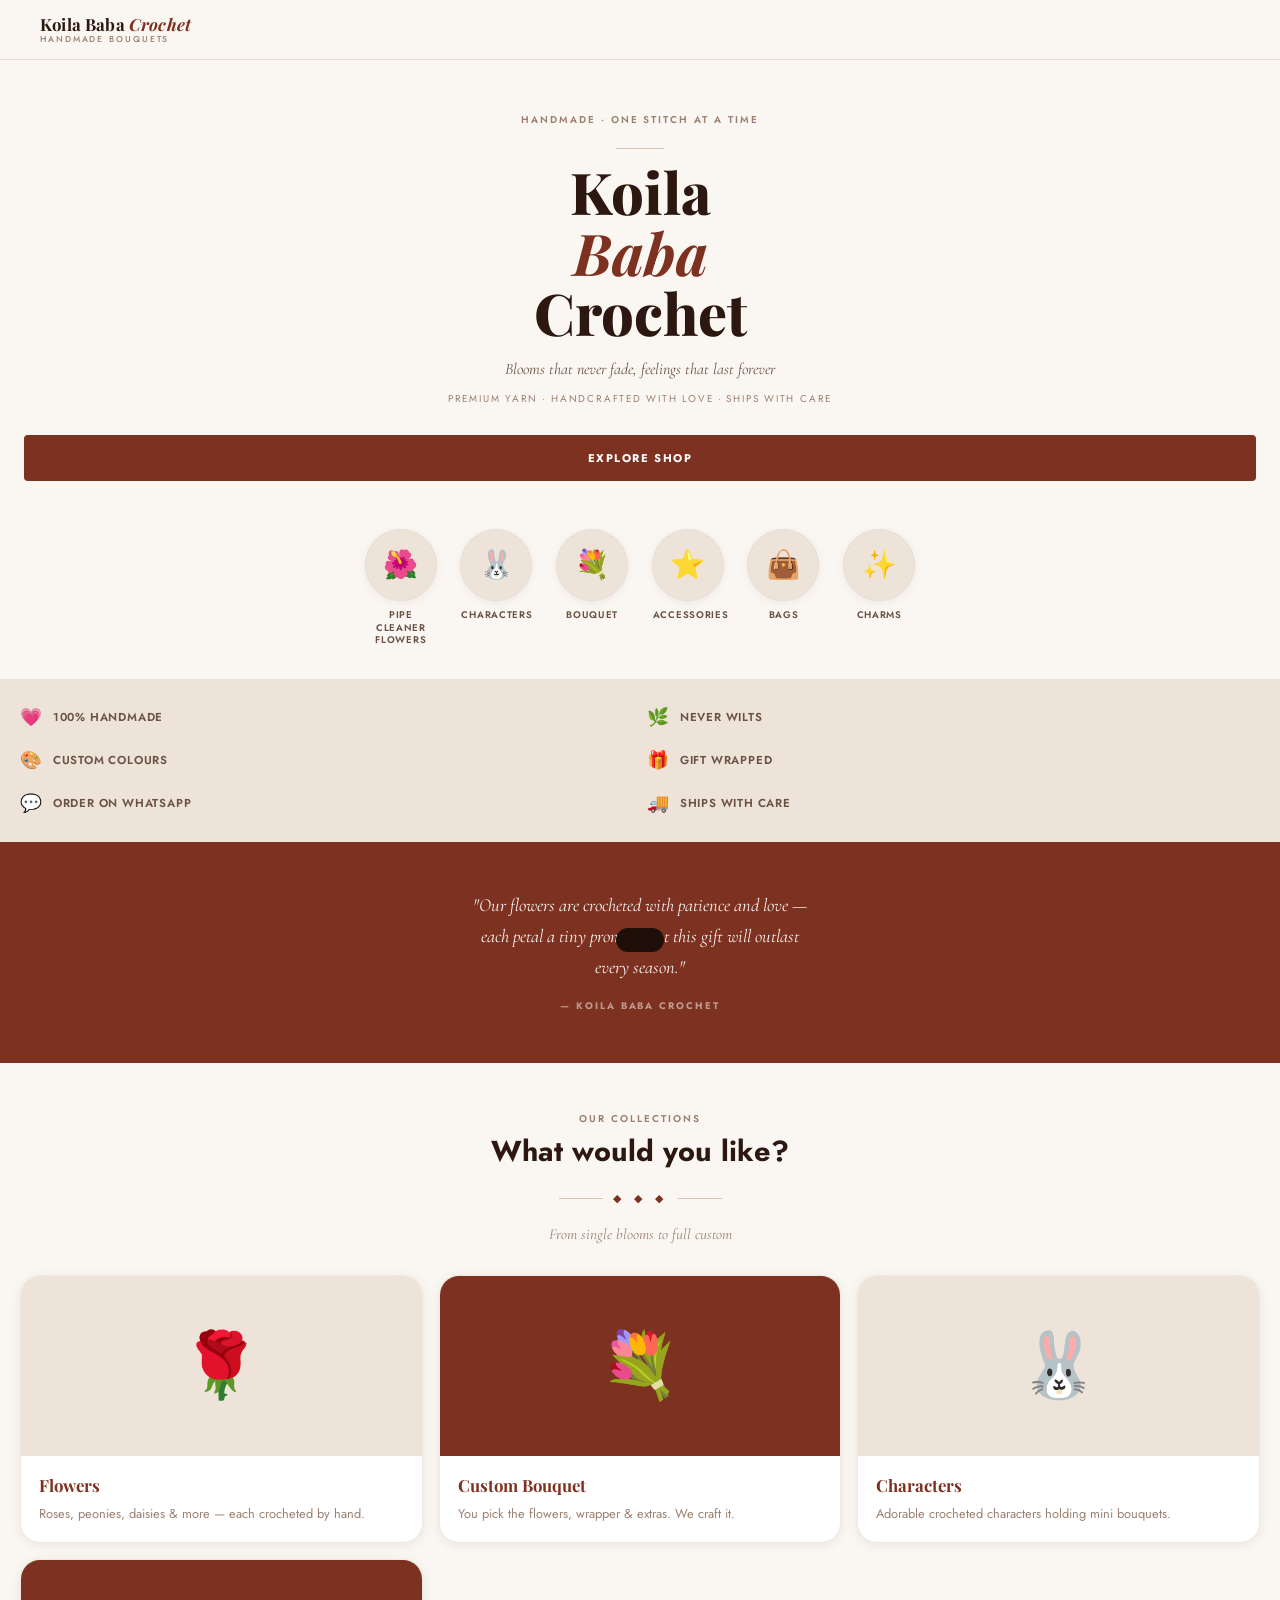
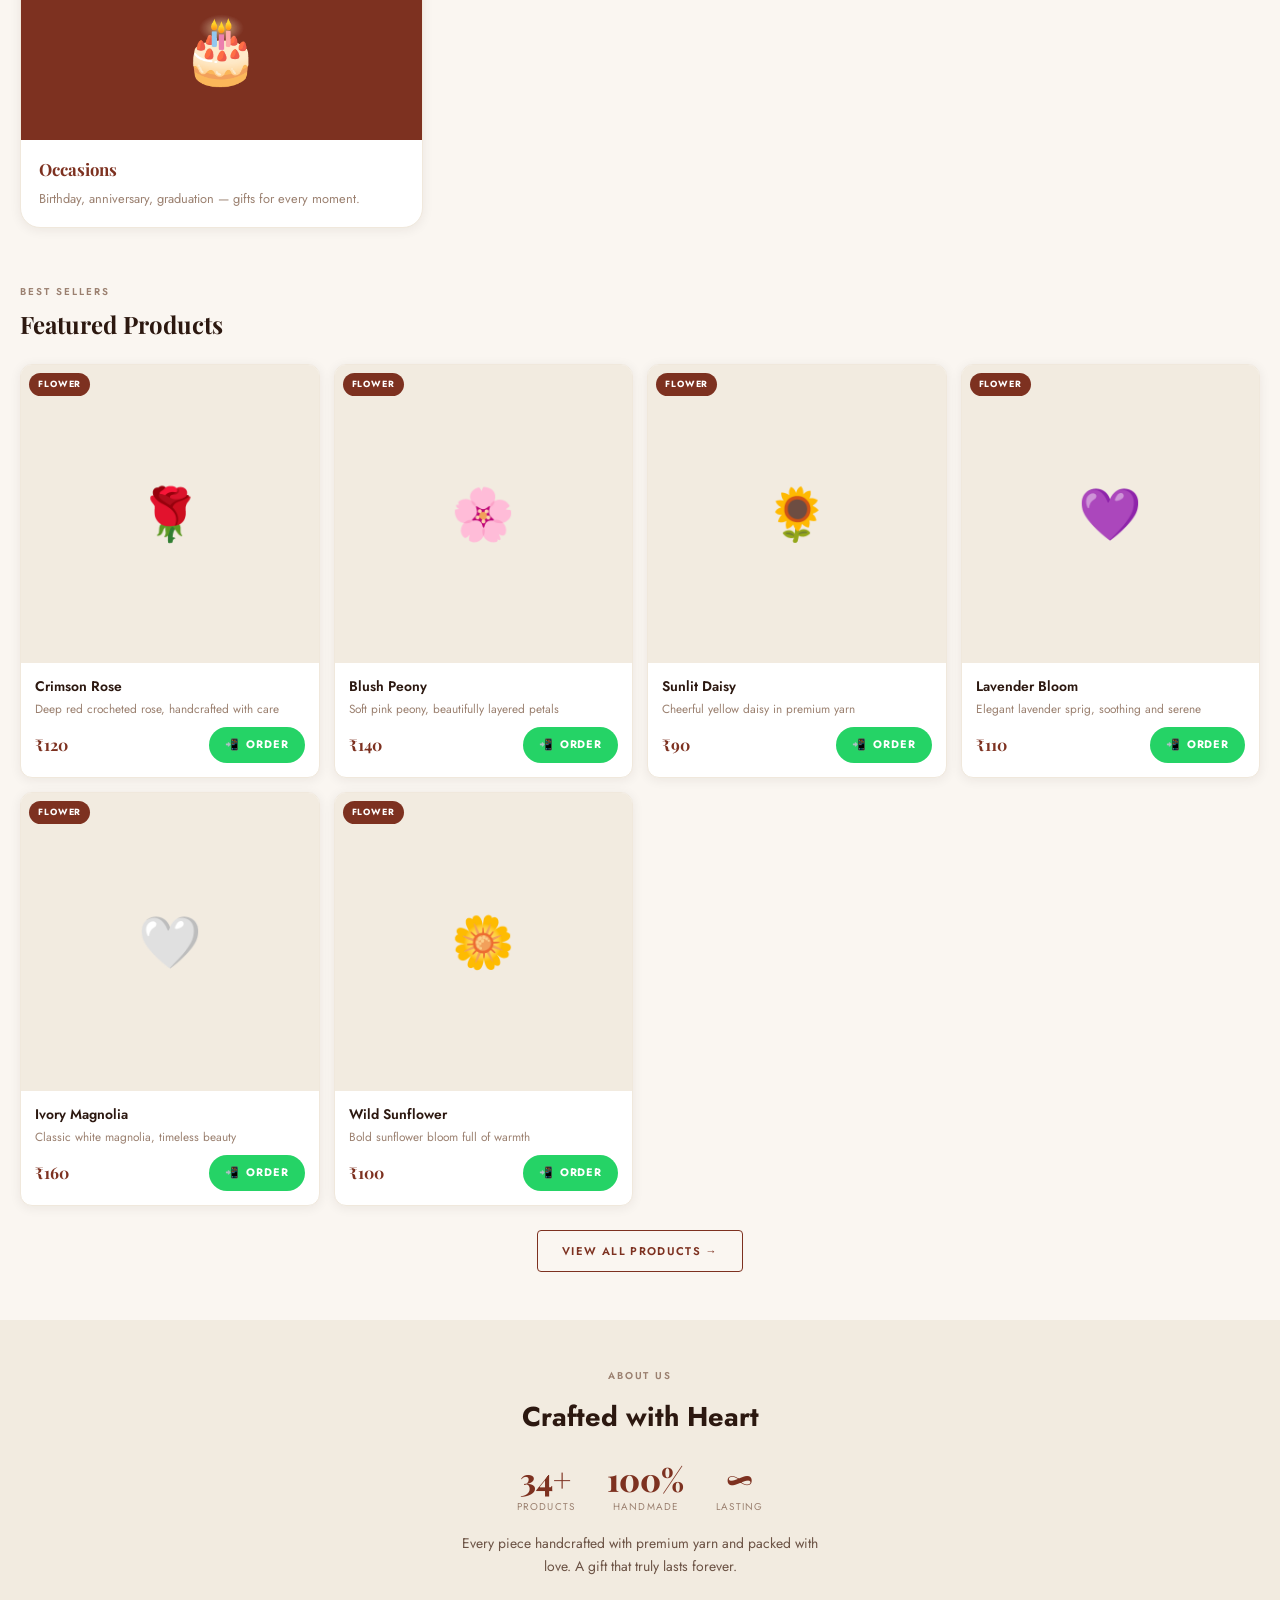
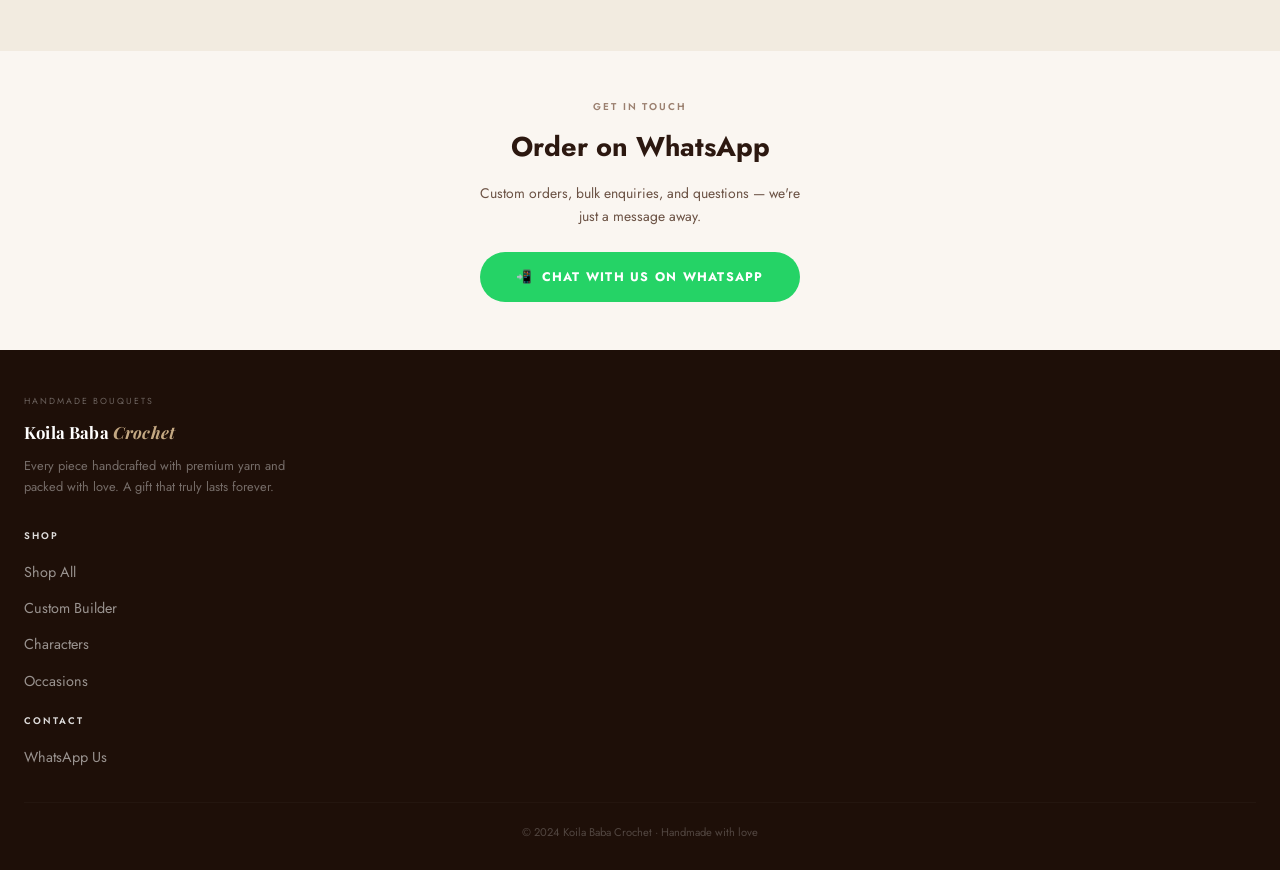
<file: index.html>
<!DOCTYPE html>
<html lang="en">
<head>
  <meta charset="UTF-8" />
  <meta name="viewport" content="width=device-width, initial-scale=1.0" />
  <title>Koila Baba Crochet — Handmade Bouquets</title>
  <meta name="description" content="Premium handcrafted crochet bouquets. Blooms that never fade, feelings that last forever." />
  <link rel="preconnect" href="https://fonts.googleapis.com" />
  <link href="https://fonts.googleapis.com/css2?family=Playfair+Display:ital,wght@0,600;0,700;0,800;1,600;1,700&family=Jost:wght@300;400;500;600;700&family=Cormorant+Garamond:ital,wght@1,400;1,500&display=swap" rel="stylesheet" />
  <link rel="stylesheet" href="style.css" />
  <style>
    .hero-line{height:1px;background:#D4C4B0;width:48px;display:inline-block;margin:0 8px;vertical-align:middle}
    .hero-divider-row{display:flex;align-items:center;justify-content:center;margin:18px 0 12px}
    .about-stat-row{display:flex;justify-content:center;gap:32px;margin:24px 0 16px}
    .about-stat{text-align:center}
    .about-stat-num{font-family:'Playfair Display',serif;font-size:2rem;font-weight:800;color:#7D3120;line-height:1}
    .about-stat-lbl{font-size:.62rem;letter-spacing:.12em;text-transform:uppercase;color:#9B8070;margin-top:4px}
  </style>
</head>
<body>

<!-- NAVBAR -->
<nav class="navbar">
  <a href="index.html" class="navbar-brand">
    <div class="brand-name">Koila Baba <span>Crochet</span></div>
    <div class="brand-tagline">Handmade Bouquets</div>
  </a>
  <button class="navbar-toggle" id="menuToggle" aria-label="Menu">
    <span></span><span></span><span></span>
  </button>
</nav>
<div class="mobile-menu" id="mobileMenu">
  <a href="index.html">Home</a>
  <a href="shop.html">Shop</a>
  <a href="flowers.html">Build a Bouquet</a>
  <a href="shop.html?cat=characters">Characters</a>
  <a href="shop.html?cat=occasions">Occasions</a>
  <a href="https://wa.me/918638733586?text=Hi!%20I%20want%20to%20order%20a%20crochet%20bouquet." target="_blank" class="menu-whatsapp">📲 Order on WhatsApp</a>
</div>

<!-- HERO -->
<section class="hero">
  <div class="section-label">Handmade · One Stitch at a Time</div>
  <div class="hero-divider-row"><span class="hero-line"></span></div>
  <h1 class="hero-title">
    Koila<br>
    <span class="italic">Baba</span><br>
    Crochet
  </h1>
  <p class="hero-tagline">Blooms that never fade, feelings that last forever</p>
  <div class="hero-meta">
    <span>Premium Yarn</span>·<span>Handcrafted with Love</span>·<span>Ships with Care</span>
  </div>
  <button class="btn-primary" onclick="window.location.href='shop.html'">Explore Shop</button>
</section>

<!-- CATEGORY CIRCLES -->
<div class="category-circles">
  <div class="cat-circle" onclick="window.location.href='shop.html?cat=pipe-cleaner'">
    <div class="cat-circle-icon">🌺</div>
    <span class="cat-circle-label">Pipe Cleaner Flowers</span>
  </div>
  <div class="cat-circle" onclick="window.location.href='shop.html?cat=characters'">
    <div class="cat-circle-icon">🐰</div>
    <span class="cat-circle-label">Characters</span>
  </div>
  <div class="cat-circle" onclick="window.location.href='shop.html?cat=bouquet'">
    <div class="cat-circle-icon">💐</div>
    <span class="cat-circle-label">Bouquet</span>
  </div>
  <div class="cat-circle" onclick="window.location.href='shop.html?cat=accessories'">
    <div class="cat-circle-icon">⭐</div>
    <span class="cat-circle-label">Accessories</span>
  </div>
  <div class="cat-circle" onclick="window.location.href='shop.html?cat=bags'">
    <div class="cat-circle-icon">👜</div>
    <span class="cat-circle-label">Bags</span>
  </div>
  <div class="cat-circle" onclick="window.location.href='shop.html?cat=charms'">
    <div class="cat-circle-icon">✨</div>
    <span class="cat-circle-label">Charms</span>
  </div>
</div>

<!-- FEATURES STRIP -->
<div class="features-strip">
  <div class="features-grid">
    <div class="feature-item"><span class="fi">💗</span> 100% Handmade</div>
    <div class="feature-item"><span class="fi">🌿</span> Never Wilts</div>
    <div class="feature-item"><span class="fi">🎨</span> Custom Colours</div>
    <div class="feature-item"><span class="fi">🎁</span> Gift Wrapped</div>
    <div class="feature-item"><span class="fi">💬</span> Order on WhatsApp</div>
    <div class="feature-item"><span class="fi">🚚</span> Ships with Care</div>
  </div>
</div>

<!-- QUOTE -->
<div class="quote-section">
  <p class="quote-text">"Our flowers are crocheted with patience and love — each petal a tiny promise that this gift will outlast every season."</p>
  <p class="quote-author">— Koila Baba Crochet</p>
</div>

<!-- COLLECTIONS -->
<section class="collections-section">
  <div class="section-header section-center">
    <div class="section-label">Our Collections</div>
    <h2>What would you like?</h2>
    <div class="divider"><span class="divider-icon">◆ ◆ ◆</span></div>
    <p style="font-family:'Cormorant Garamond',serif;font-style:italic;font-size:.95rem;color:#9B8070">From single blooms to full custom</p>
  </div>
  <div class="collections-grid">
    <div class="collection-card" onclick="window.location.href='shop.html?cat=flowers'">
      <div class="collection-card-image bg-beige">🌹</div>
      <div class="collection-card-body"><h3>Flowers</h3><p>Roses, peonies, daisies &amp; more — each crocheted by hand.</p></div>
    </div>
    <div class="collection-card" onclick="window.location.href='flowers.html'">
      <div class="collection-card-image bg-rust">💐</div>
      <div class="collection-card-body"><h3>Custom Bouquet</h3><p>You pick the flowers, wrapper &amp; extras. We craft it.</p></div>
    </div>
    <div class="collection-card" onclick="window.location.href='shop.html?cat=characters'">
      <div class="collection-card-image bg-beige">🐰</div>
      <div class="collection-card-body"><h3>Characters</h3><p>Adorable crocheted characters holding mini bouquets.</p></div>
    </div>
    <div class="collection-card" onclick="window.location.href='shop.html?cat=occasions'">
      <div class="collection-card-image bg-rust">🎂</div>
      <div class="collection-card-body"><h3>Occasions</h3><p>Birthday, anniversary, graduation — gifts for every moment.</p></div>
    </div>
  </div>
</section>

<!-- FEATURED PRODUCTS -->
<section class="products-section">
  <div style="margin-bottom:20px;padding:0 0">
    <div class="section-label">Best Sellers</div>
    <h2 style="font-family:'Playfair Display',serif;font-size:1.5rem;margin-top:4px">Featured Products</h2>
  </div>
  <div class="products-grid" id="featuredGrid"></div>
  <div style="text-align:center;margin-top:24px">
    <button class="btn-outline" onclick="window.location.href='shop.html'">View All Products →</button>
  </div>
</section>

<!-- ABOUT STRIP -->
<section class="about-strip">
  <div class="section-label">About Us</div>
  <h2>Crafted with Heart</h2>
  <div class="about-stat-row">
    <div class="about-stat"><div class="about-stat-num">34+</div><div class="about-stat-lbl">Products</div></div>
    <div class="about-stat"><div class="about-stat-num">100%</div><div class="about-stat-lbl">Handmade</div></div>
    <div class="about-stat"><div class="about-stat-num">∞</div><div class="about-stat-lbl">Lasting</div></div>
  </div>
  <p>Every piece handcrafted with premium yarn and packed with love. A gift that truly lasts forever.</p>
</section>

<!-- WHATSAPP CTA -->
<section class="whatsapp-cta">
  <div class="section-label">Get in Touch</div>
  <h2>Order on WhatsApp</h2>
  <p>Custom orders, bulk enquiries, and questions — we're just a message away.</p>
  <button class="btn-whatsapp-full" onclick="window.open('https://wa.me/918638733586?text=Hi!%20I%20want%20to%20order%20a%20crochet%20bouquet.','_blank')">
    <span>📲</span> Chat with Us on WhatsApp
  </button>
</section>

<!-- FOOTER -->
<footer>
  <div class="footer-top">
    <div class="footer-brand">
      <div class="footer-brand-tagline">Handmade Bouquets</div>
      <div class="brand-name">Koila Baba <span>Crochet</span></div>
      <p>Every piece handcrafted with premium yarn and packed with love. A gift that truly lasts forever.</p>
    </div>
  </div>
  <div class="footer-links-section">
    <h4>Shop</h4>
    <ul>
      <li><a href="shop.html">Shop All</a></li>
      <li><a href="flowers.html">Custom Builder</a></li>
      <li><a href="shop.html?cat=characters">Characters</a></li>
      <li><a href="shop.html?cat=occasions">Occasions</a></li>
    </ul>
  </div>
  <div class="footer-links-section" style="margin-top:20px">
    <h4>Contact</h4>
    <ul>
      <li><a href="https://wa.me/918638733586" target="_blank">WhatsApp Us</a></li>
    </ul>
  </div>
  <div class="footer-bottom">© 2024 Koila Baba Crochet · Handmade with love</div>
</footer>

<div class="toast" id="toast"></div>

<script>
/* ── DEFAULT PRODUCTS (must match admin.html exactly) ── */
const DEFAULT_PRODUCTS = [
  {id:1,name:"Crimson Rose",desc:"Deep red crocheted rose, handcrafted with care",emoji:"🌹",price:120,category:"flowers",tag:"FLOWER",img:null},
  {id:2,name:"Blush Peony",desc:"Soft pink peony, beautifully layered petals",emoji:"🌸",price:140,category:"flowers",tag:"FLOWER",img:null},
  {id:3,name:"Sunlit Daisy",desc:"Cheerful yellow daisy in premium yarn",emoji:"🌻",price:90,category:"flowers",tag:"FLOWER",img:null},
  {id:4,name:"Lavender Bloom",desc:"Elegant lavender sprig, soothing and serene",emoji:"💜",price:110,category:"flowers",tag:"FLOWER",img:null},
  {id:5,name:"Ivory Magnolia",desc:"Classic white magnolia, timeless beauty",emoji:"🤍",price:160,category:"flowers",tag:"FLOWER",img:null},
  {id:6,name:"Wild Sunflower",desc:"Bold sunflower bloom full of warmth",emoji:"🌼",price:100,category:"flowers",tag:"FLOWER",img:null},
  {id:7,name:"Blue Hydrangea",desc:"Clusters of blue blooms, uniquely crafted",emoji:"💙",price:130,category:"flowers",tag:"FLOWER",img:null},
  {id:8,name:"Dusty Tulip",desc:"Vintage-toned tulip in muted hues",emoji:"🌷",price:95,category:"flowers",tag:"FLOWER",img:null},
  {id:9,name:"Bunny Bouquet",desc:"Adorable bunny holding a spring flower arrangement",emoji:"🐰",price:380,category:"characters",tag:"CHARACTER",img:null},
  {id:10,name:"Teddy Bear",desc:"Huggable bear holding a mini bouquet with love",emoji:"🧸",price:420,category:"characters",tag:"CHARACTER",img:null},
  {id:11,name:"Ducky Friend",desc:"Sweet yellow duck with floral accessories",emoji:"🐥",price:350,category:"characters",tag:"CHARACTER",img:null},
  {id:12,name:"Kitty Bloom",desc:"Cute cat character wrapped in yarn flowers",emoji:"🐱",price:390,category:"characters",tag:"CHARACTER",img:null},
  {id:13,name:"Spring Dream Bouquet",desc:"A full bouquet of mixed crochet blooms",emoji:"💐",price:480,category:"bouquet",tag:"BOUQUET",img:null},
  {id:14,name:"Bridal White Set",desc:"Elegant all-white bridal bouquet in premium yarn",emoji:"🤍",price:650,category:"bouquet",tag:"BOUQUET",img:null},
  {id:15,name:"Sunset Arrangement",desc:"Warm oranges and pinks in a full bouquet",emoji:"🌅",price:520,category:"bouquet",tag:"BOUQUET",img:null},
  {id:16,name:"Pipe Cleaner Bouquet",desc:"Mini mixed bouquet crafted from pipe cleaner flowers",emoji:"🌺",price:180,category:"pipe-cleaner",tag:"PIPE CLEANER",img:null},
  {id:17,name:"Pipe Cleaner Lily",desc:"Elegant white lily crafted from pearl pipe cleaners",emoji:"🪷",price:60,category:"pipe-cleaner",tag:"PIPE CLEANER",img:null},
  {id:18,name:"Rainbow PC Set",desc:"Colourful pipe cleaner flower set, 5 blooms",emoji:"🌈",price:240,category:"pipe-cleaner",tag:"PIPE CLEANER",img:null},
  {id:19,name:"Floral Hair Pin",desc:"Delicate crochet flower hair accessory",emoji:"⭐",price:80,category:"accessories",tag:"ACCESSORY",img:null},
  {id:20,name:"Bloom Keychain",desc:"Miniature rose bouquet keychain charm",emoji:"🌻",price:65,category:"accessories",tag:"ACCESSORY",img:null},
  {id:21,name:"Petal Brooch",desc:"Wearable crochet flower brooch, gold pin",emoji:"✨",price:110,category:"accessories",tag:"ACCESSORY",img:null},
  {id:22,name:"Mini Tote Bag",desc:"Crocheted mini tote with floral motif",emoji:"👜",price:350,category:"bags",tag:"BAG",img:null},
  {id:23,name:"Drawstring Pouch",desc:"Cute yarn drawstring pouch for gifting",emoji:"🎁",price:180,category:"bags",tag:"BAG",img:null},
  {id:24,name:"Rose Charm",desc:"Tiny crocheted rose charm for bags & keys",emoji:"🌹",price:45,category:"charms",tag:"CHARM",img:null},
  {id:25,name:"Sunflower Charm",desc:"Bright sunflower charm, cheerful and cute",emoji:"🌻",price:45,category:"charms",tag:"CHARM",img:null},
  {id:26,name:"Birthday Bloom Set",desc:"Festive crochet bouquet for birthdays",emoji:"🎂",price:320,category:"occasions",tag:"OCCASION",img:null},
  {id:27,name:"Anniversary Special",desc:"Romantic red rose set for anniversaries",emoji:"❤️",price:580,category:"occasions",tag:"OCCASION",img:null},
  {id:28,name:"Graduation Gift",desc:"Celebratory bouquet for graduates",emoji:"🎓",price:420,category:"occasions",tag:"OCCASION",img:null},
];

/* ── STORAGE ── */
function getProducts() {
  const s = localStorage.getItem('kbc_products');
  if (s) return JSON.parse(s);
  localStorage.setItem('kbc_products', JSON.stringify(DEFAULT_PRODUCTS));
  return DEFAULT_PRODUCTS;
}

/* ── PRODUCT CARD — checks img first, falls back to emoji ── */
function productCardHTML(p) {
  const msg = encodeURIComponent(`Hi! I'd like to order: *${p.name}* (₹${p.price})\n\nPlease confirm availability and delivery details.`);
  const waLink = `https://wa.me/918638733586?text=${msg}`;

  const media = p.img
    ? `<img src="${p.img}" alt="${p.name}" style="width:100%;height:100%;object-fit:cover;display:block" />`
    : `<span style="font-size:3.2rem">${p.emoji || '🌸'}</span>`;

  return `
    <div class="product-card">
      <div class="product-card-image">
        <span class="product-tag">${p.tag || p.category.toUpperCase()}</span>
        ${media}
      </div>
      <div class="product-card-body">
        <h3>${p.name}</h3>
        <p>${p.desc || ''}</p>
        <div class="product-card-footer">
          <span class="product-price">₹${p.price}</span>
          <a href="${waLink}" target="_blank" class="btn-whatsapp">
            <span>📲</span> Order
          </a>
        </div>
      </div>
    </div>`;
}

/* ── NAVBAR ── */
function initNavbar() {
  const toggle = document.getElementById('menuToggle');
  const menu = document.getElementById('mobileMenu');
  toggle.addEventListener('click', () => {
    toggle.classList.toggle('active');
    menu.classList.toggle('open');
    document.body.style.overflow = menu.classList.contains('open') ? 'hidden' : '';
  });
  menu.querySelectorAll('a').forEach(link => {
    link.addEventListener('click', () => {
      toggle.classList.remove('active');
      menu.classList.remove('open');
      document.body.style.overflow = '';
    });
  });
}

/* ── INIT ── */
document.addEventListener('DOMContentLoaded', () => {
  initNavbar();

  const products = getProducts();
  // Show 6 featured products — mix of categories
  const featured = products.filter(p => ['characters','bouquet','flowers'].includes(p.category)).slice(0, 6);
  document.getElementById('featuredGrid').innerHTML = featured.map(productCardHTML).join('');
});
</script>
</body>
</html>
</file>
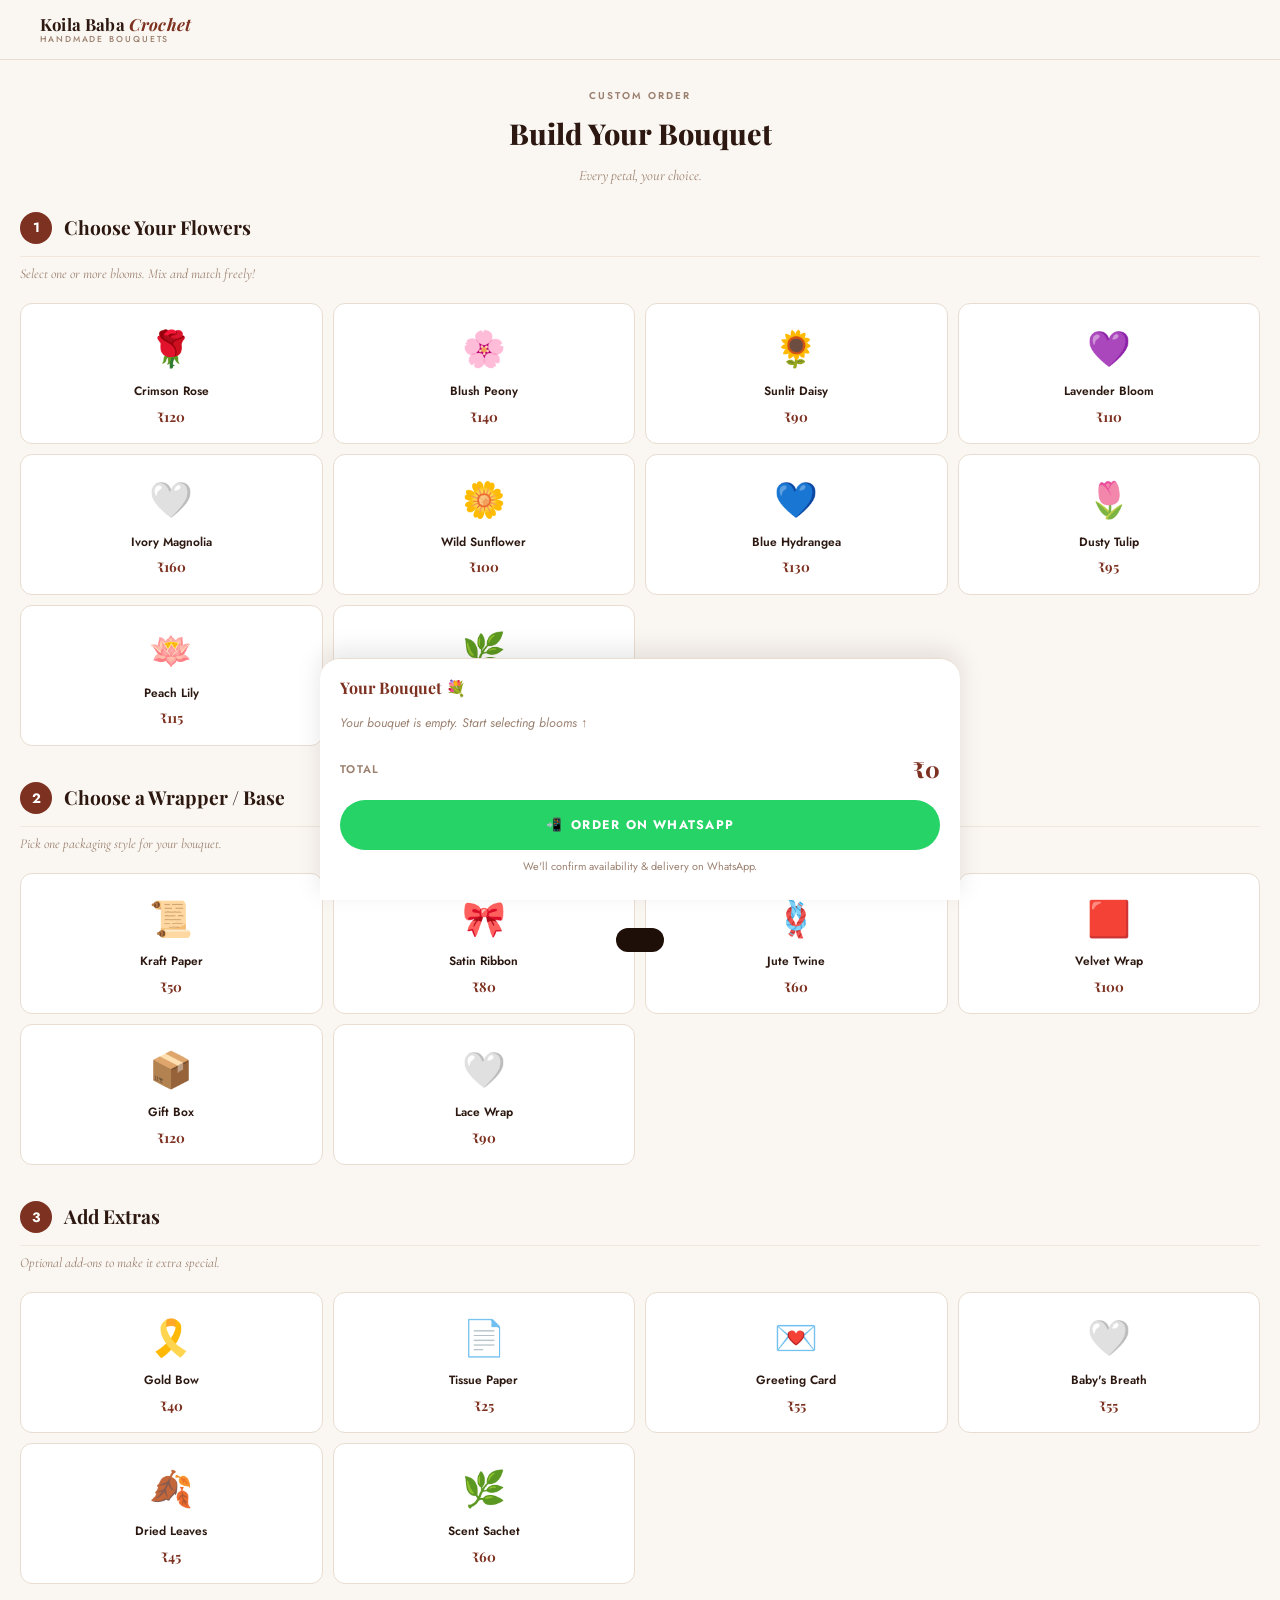
<file: flowers.html>
<!DOCTYPE html>
<html lang="en">
<head>
  <meta charset="UTF-8" />
  <meta name="viewport" content="width=device-width, initial-scale=1.0" />
  <title>Build Your Bouquet — Koila Baba Crochet</title>
  <link rel="preconnect" href="https://fonts.googleapis.com" />
  <link href="https://fonts.googleapis.com/css2?family=Playfair+Display:ital,wght@0,600;0,700;0,800;1,600;1,700&family=Jost:wght@300;400;500;600;700&family=Cormorant+Garamond:ital,wght@1,400;1,500&display=swap" rel="stylesheet" />
  <link rel="stylesheet" href="style.css" />
</head>
<body>

<!-- NAVBAR -->
<nav class="navbar">
  <a href="index.html" class="navbar-brand">
    <div class="brand-name">Koila Baba <span>Crochet</span></div>
    <div class="brand-tagline">Handmade Bouquets</div>
  </a>
  <button class="navbar-toggle" id="menuToggle" aria-label="Menu">
    <span></span><span></span><span></span>
  </button>
</nav>
<div class="mobile-menu" id="mobileMenu">
  <a href="index.html">Home</a>
  <a href="shop.html">Shop</a>
  <a href="flowers.html">Build a Bouquet</a>
  <a href="shop.html?cat=characters">Characters</a>
  <a href="shop.html?cat=occasions">Occasions</a>
  <a href="https://wa.me/918638733586?text=Hi!%20I%20want%20to%20order%20a%20crochet%20bouquet." target="_blank" class="menu-whatsapp">📲 Order on WhatsApp</a>
</div>

<!-- PAGE TITLE -->
<div style="padding:28px 20px 0;text-align:center">
  <div class="section-label">Custom Order</div>
  <h1 style="font-family:'Playfair Display',serif;font-size:1.8rem;font-weight:800;margin-top:6px">Build Your Bouquet</h1>
  <p style="font-family:'Cormorant Garamond',serif;font-style:italic;font-size:.9rem;color:#9B8070;margin-top:6px">Every petal, your choice.</p>
</div>

<!-- BUILDER CONTENT -->
<div class="builder-page" style="padding-bottom:220px">

  <!-- STEP 1: FLOWERS -->
  <div class="builder-step">
    <div class="step-header">
      <div class="step-num">1</div>
      <h2>Choose Your Flowers</h2>
    </div>
    <p class="step-subtitle">Select one or more blooms. Mix and match freely!</p>
    <div class="builder-grid" id="flowersGrid"></div>
  </div>

  <!-- STEP 2: WRAPPER -->
  <div class="builder-step">
    <div class="step-header">
      <div class="step-num">2</div>
      <h2>Choose a Wrapper / Base</h2>
    </div>
    <p class="step-subtitle">Pick one packaging style for your bouquet.</p>
    <div class="builder-grid" id="wrappersGrid"></div>
  </div>

  <!-- STEP 3: EXTRAS -->
  <div class="builder-step">
    <div class="step-header">
      <div class="step-num">3</div>
      <h2>Add Extras</h2>
    </div>
    <p class="step-subtitle">Optional add-ons to make it extra special.</p>
    <div class="builder-grid" id="extrasGrid"></div>
  </div>

</div>

<!-- FIXED SUMMARY BAR -->
<div class="builder-summary">
  <div class="summary-title">Your Bouquet 💐</div>
  <div class="summary-items" id="summaryItems">
    <span class="summary-empty">Your bouquet is empty. Start selecting blooms ↑</span>
  </div>
  <div class="summary-total-row">
    <span class="summary-total-label">Total</span>
    <span class="summary-total-price" id="summaryTotal">₹0</span>
  </div>
  <button class="btn-whatsapp-full" onclick="placeOrder()">
    <span>📲</span> Order on WhatsApp
  </button>
  <p style="font-size:.68rem;color:#9B8070;text-align:center;margin-top:8px">We'll confirm availability &amp; delivery on WhatsApp.</p>
</div>

<div class="toast" id="toast"></div>

<script>
/* ── DEFAULT DATA (mirrors custom.html defaults) ── */
const DEFAULT_FLOWERS = [
  {id:"bf1",name:"Crimson Rose",emoji:"🌹",price:120,img:null},
  {id:"bf2",name:"Blush Peony",emoji:"🌸",price:140,img:null},
  {id:"bf3",name:"Sunlit Daisy",emoji:"🌻",price:90,img:null},
  {id:"bf4",name:"Lavender Bloom",emoji:"💜",price:110,img:null},
  {id:"bf5",name:"Ivory Magnolia",emoji:"🤍",price:160,img:null},
  {id:"bf6",name:"Wild Sunflower",emoji:"🌼",price:100,img:null},
  {id:"bf7",name:"Blue Hydrangea",emoji:"💙",price:130,img:null},
  {id:"bf8",name:"Dusty Tulip",emoji:"🌷",price:95,img:null},
  {id:"bf9",name:"Peach Lily",emoji:"🪷",price:115,img:null},
  {id:"bf10",name:"White Jasmine",emoji:"🌿",price:85,img:null},
];
const DEFAULT_WRAPPERS = [
  {id:"bw1",name:"Kraft Paper",emoji:"📜",price:50,img:null},
  {id:"bw2",name:"Satin Ribbon",emoji:"🎀",price:80,img:null},
  {id:"bw3",name:"Jute Twine",emoji:"🪢",price:60,img:null},
  {id:"bw4",name:"Velvet Wrap",emoji:"🟥",price:100,img:null},
  {id:"bw5",name:"Gift Box",emoji:"📦",price:120,img:null},
  {id:"bw6",name:"Lace Wrap",emoji:"🤍",price:90,img:null},
];
const DEFAULT_EXTRAS = [
  {id:"be1",name:"Gold Bow",emoji:"🎗️",price:40,img:null},
  {id:"be2",name:"Tissue Paper",emoji:"📄",price:25,img:null},
  {id:"be3",name:"Greeting Card",emoji:"💌",price:55,img:null},
  {id:"be4",name:"Baby's Breath",emoji:"🤍",price:55,img:null},
  {id:"be5",name:"Dried Leaves",emoji:"🍂",price:45,img:null},
  {id:"be6",name:"Scent Sachet",emoji:"🌿",price:60,img:null},
];

/* ── STORAGE — reads from localStorage set by custom.html ── */
function getOrDefault(key, defaults) {
  const s = localStorage.getItem(key);
  if (s) return JSON.parse(s);
  localStorage.setItem(key, JSON.stringify(defaults));
  return defaults;
}
function getFlowers()  { return getOrDefault('kbc_builder_flowers',  DEFAULT_FLOWERS);  }
function getWrappers() { return getOrDefault('kbc_builder_wrappers', DEFAULT_WRAPPERS); }
function getExtras()   { return getOrDefault('kbc_builder_extras',   DEFAULT_EXTRAS);   }

/* ── STATE ── */
let selectedFlowers = [];
let selectedWrapper = null;
let selectedExtras  = [];

/* ── BUILD ITEM HTML — checks img first, falls back to emoji ── */
function builderItemHTML(item, type) {
  const media = item.img
    ? `<img src="${item.img}" alt="${item.name}" style="width:56px;height:56px;object-fit:cover;border-radius:8px;display:block" />`
    : `<span class="builder-item-icon">${item.emoji || '🌸'}</span>`;

  return `
    <div class="builder-item" data-id="${item.id}" data-type="${type}" onclick="toggleItem('${type}','${item.id}')">
      ${media}
      <div class="builder-item-name">${item.name}</div>
      <div class="builder-item-price">₹${item.price}</div>
    </div>`;
}

/* ── RENDER GRIDS ── */
function buildGrids() {
  document.getElementById('flowersGrid').innerHTML  = getFlowers().map(f => builderItemHTML(f, 'flower')).join('');
  document.getElementById('wrappersGrid').innerHTML = getWrappers().map(w => builderItemHTML(w, 'wrapper')).join('');
  document.getElementById('extrasGrid').innerHTML   = getExtras().map(e => builderItemHTML(e, 'extra')).join('');
}

/* ── TOGGLE LOGIC ── */
function toggleItem(type, id) {
  if (type === 'flower') {
    const item = getFlowers().find(f => f.id === id);
    if (!item) return;
    const idx = selectedFlowers.findIndex(f => f.id === id);
    if (idx > -1) { selectedFlowers.splice(idx, 1); }
    else { selectedFlowers.push(item); }
    document.querySelector(`.builder-item[data-id="${id}"][data-type="flower"]`).classList.toggle('selected', idx === -1);
  }
  else if (type === 'wrapper') {
    const item = getWrappers().find(w => w.id === id);
    if (!item) return;
    const wasSame = selectedWrapper && selectedWrapper.id === id;
    document.querySelectorAll('.builder-item[data-type="wrapper"]').forEach(el => el.classList.remove('selected'));
    selectedWrapper = wasSame ? null : item;
    if (!wasSame) document.querySelector(`.builder-item[data-id="${id}"][data-type="wrapper"]`).classList.add('selected');
  }
  else if (type === 'extra') {
    const item = getExtras().find(e => e.id === id);
    if (!item) return;
    const idx = selectedExtras.findIndex(e => e.id === id);
    if (idx > -1) { selectedExtras.splice(idx, 1); }
    else { selectedExtras.push(item); }
    document.querySelector(`.builder-item[data-id="${id}"][data-type="extra"]`).classList.toggle('selected', idx === -1);
  }
  updateSummary();
}

/* ── SUMMARY ── */
function updateSummary() {
  const all = [...selectedFlowers, ...(selectedWrapper ? [selectedWrapper] : []), ...selectedExtras];
  const total = all.reduce((sum, i) => sum + i.price, 0);
  const el = document.getElementById('summaryItems');
  el.innerHTML = all.length
    ? all.map(i => `<span class="summary-item-tag">${i.emoji || '🌸'} ${i.name}</span>`).join('')
    : '<span class="summary-empty">Your bouquet is empty. Start selecting blooms ↑</span>';
  document.getElementById('summaryTotal').textContent = '₹' + total;
}

/* ── WHATSAPP ORDER ── */
function placeOrder() {
  const all = [...selectedFlowers, ...(selectedWrapper ? [selectedWrapper] : []), ...selectedExtras];
  if (all.length === 0) { showToast('Please select at least one item!'); return; }
  const total = all.reduce((sum, i) => sum + i.price, 0);
  const wa = '918638733586';
  let msg = `Hello! I'd like to place a custom bouquet order:\n\n`;
  if (selectedFlowers.length)  msg += `🌸 *Flowers:* ${selectedFlowers.map(f => f.name).join(', ')}\n`;
  if (selectedWrapper)          msg += `🎁 *Wrapper:* ${selectedWrapper.name}\n`;
  if (selectedExtras.length)   msg += `✨ *Extras:* ${selectedExtras.map(e => e.name).join(', ')}\n`;
  msg += `\n💰 *Total:* ₹${total}\n\nPlease confirm availability and delivery!`;
  window.open(`https://wa.me/${wa}?text=${encodeURIComponent(msg)}`, '_blank');
}

/* ── TOAST ── */
function showToast(msg) {
  const t = document.getElementById('toast');
  t.textContent = msg; t.classList.add('show');
  setTimeout(() => t.classList.remove('show'), 2800);
}

/* ── NAVBAR ── */
function initNavbar() {
  const toggle = document.getElementById('menuToggle');
  const menu   = document.getElementById('mobileMenu');
  toggle.addEventListener('click', () => {
    toggle.classList.toggle('active');
    menu.classList.toggle('open');
    document.body.style.overflow = menu.classList.contains('open') ? 'hidden' : '';
  });
  menu.querySelectorAll('a').forEach(link => {
    link.addEventListener('click', () => {
      toggle.classList.remove('active');
      menu.classList.remove('open');
      document.body.style.overflow = '';
    });
  });
}

/* ── INIT ── */
document.addEventListener('DOMContentLoaded', () => {
  initNavbar();
  buildGrids();
});
</script>
</body>
</html>
</file>
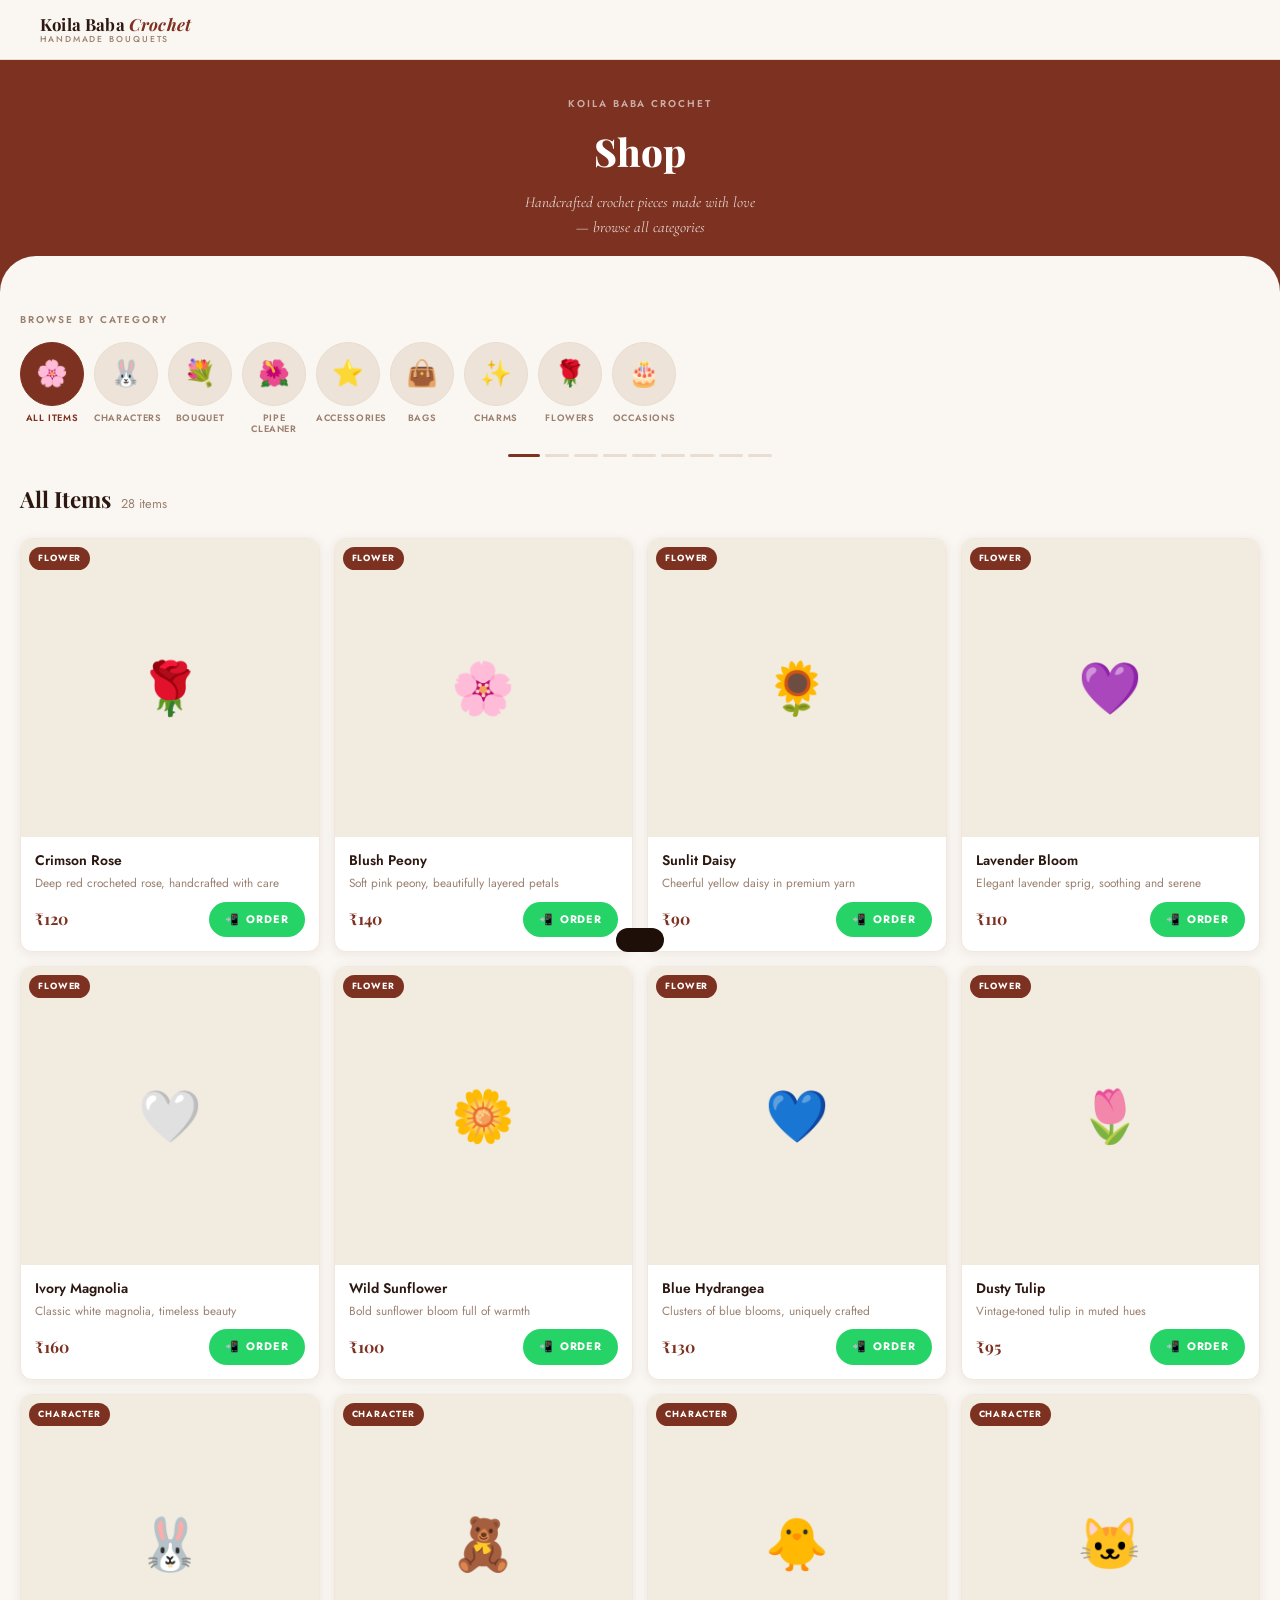
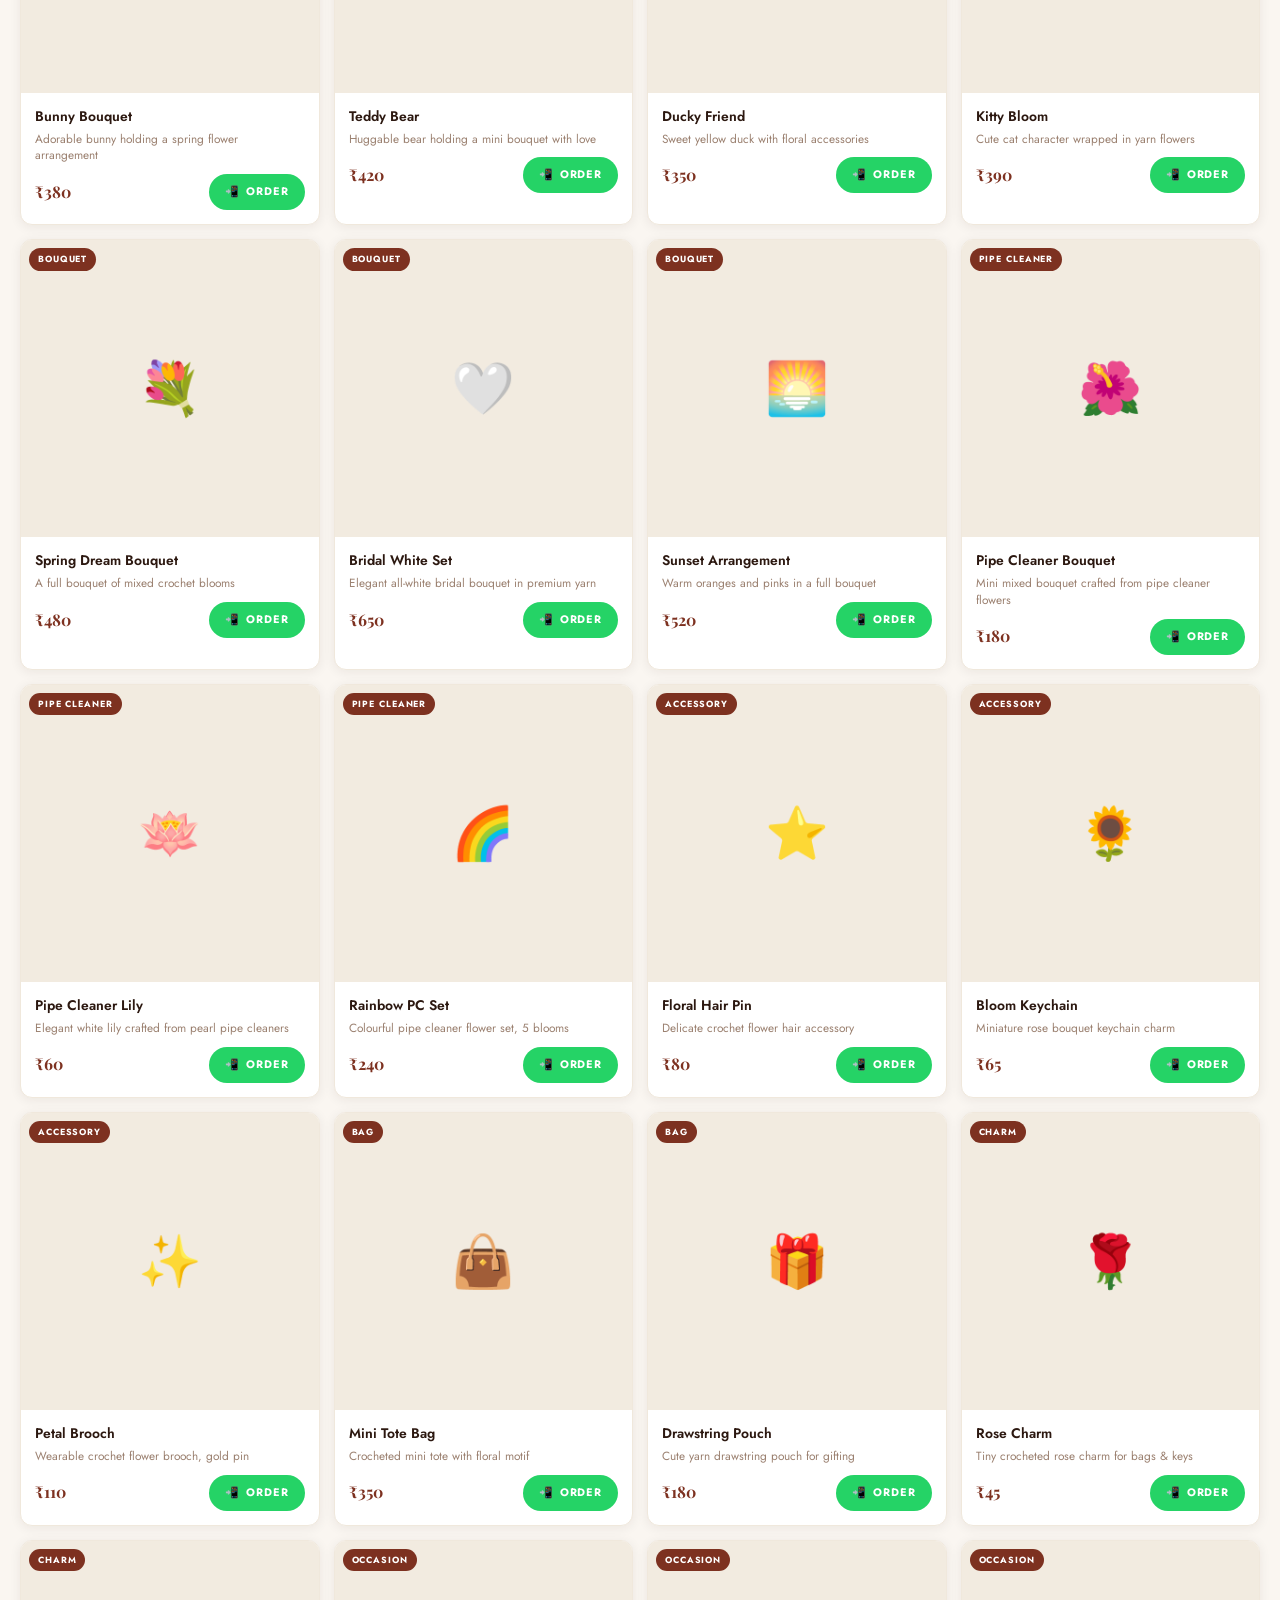
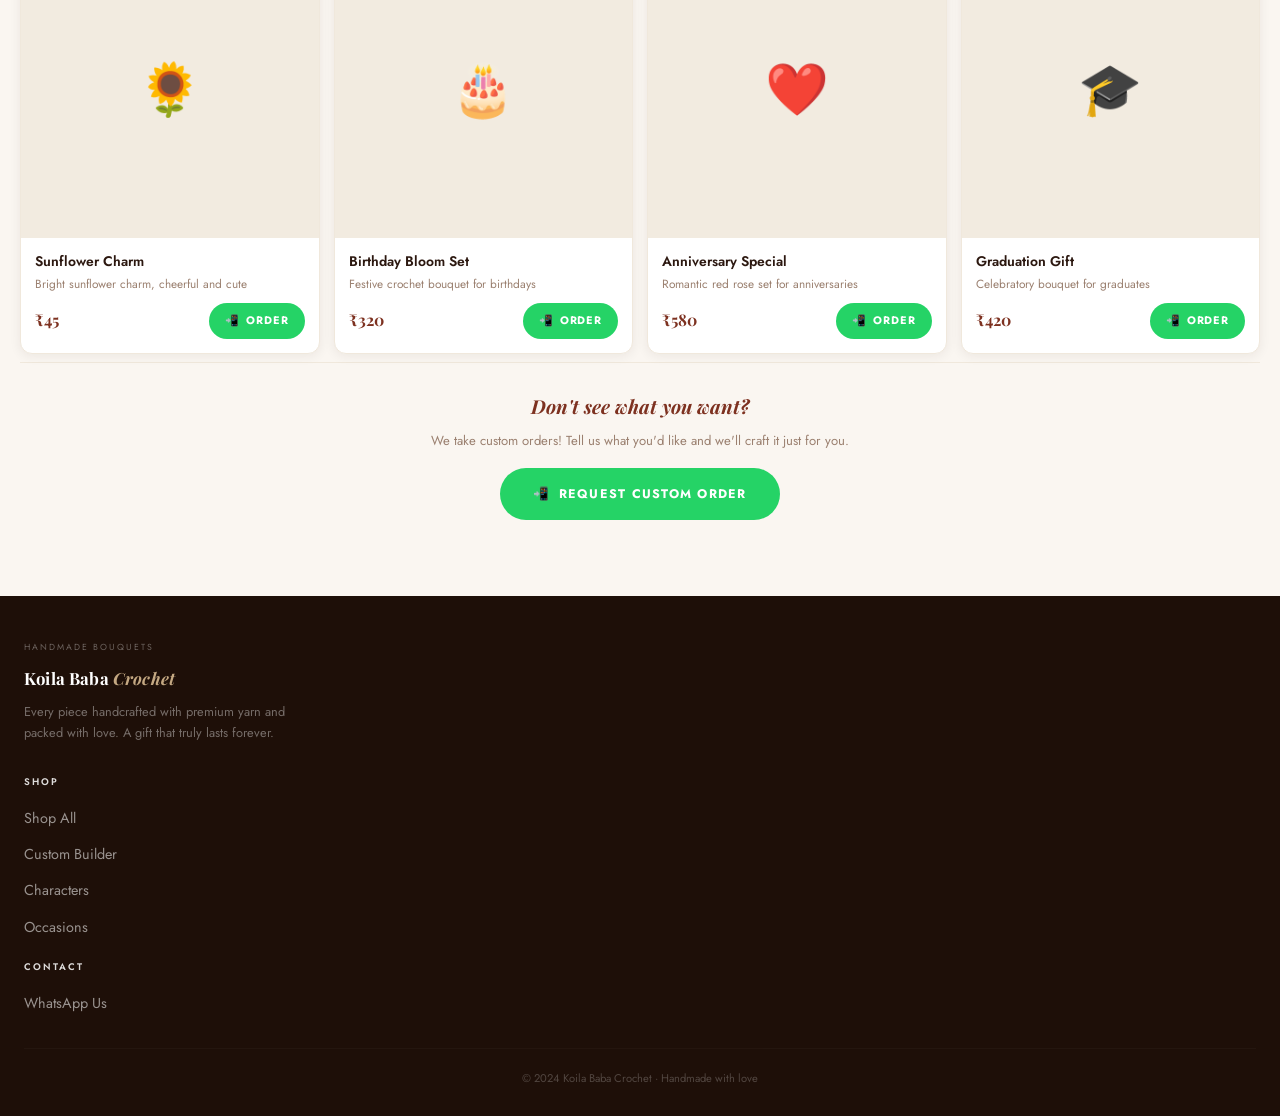
<file: shop.html>
<!DOCTYPE html>
<html lang="en">
<head>
  <meta charset="UTF-8" />
  <meta name="viewport" content="width=device-width, initial-scale=1.0" />
  <title>Shop — Koila Baba Crochet</title>
  <link rel="preconnect" href="https://fonts.googleapis.com" />
  <link href="https://fonts.googleapis.com/css2?family=Playfair+Display:ital,wght@0,600;0,700;0,800;1,600;1,700&family=Jost:wght@300;400;500;600;700&family=Cormorant+Garamond:ital,wght@1,400;1,500&display=swap" rel="stylesheet" />
  <link rel="stylesheet" href="style.css" />
</head>
<body>

<!-- NAVBAR -->
<nav class="navbar">
  <a href="index.html" class="navbar-brand">
    <div class="brand-name">Koila Baba <span>Crochet</span></div>
    <div class="brand-tagline">Handmade Bouquets</div>
  </a>
  <button class="navbar-toggle" id="menuToggle" aria-label="Menu">
    <span></span><span></span><span></span>
  </button>
</nav>
<div class="mobile-menu" id="mobileMenu">
  <a href="index.html">Home</a>
  <a href="shop.html">Shop</a>
  <a href="flowers.html">Build a Bouquet</a>
  <a href="shop.html?cat=characters">Characters</a>
  <a href="shop.html?cat=occasions">Occasions</a>
  <a href="https://wa.me/918638733586?text=Hi!%20I%20want%20to%20order%20a%20crochet%20bouquet." target="_blank" class="menu-whatsapp">📲 Order on WhatsApp</a>
</div>

<!-- SHOP HERO -->
<div class="shop-hero">
  <div class="section-label">Koila Baba Crochet</div>
  <h1>Shop</h1>
  <p>Handcrafted crochet pieces made with love<br>— browse all categories</p>
</div>

<!-- CATEGORY PILLS -->
<div class="category-scroll-wrapper">
  <div class="section-label" style="margin-bottom:14px">Browse by Category</div>
  <div class="category-scroll" id="categoryScroll">
    <div class="cat-pill active" data-cat="all">
      <div class="cat-pill-icon">🌸</div>
      <span class="cat-pill-label">All Items</span>
    </div>
    <div class="cat-pill" data-cat="characters">
      <div class="cat-pill-icon">🐰</div>
      <span class="cat-pill-label">Characters</span>
    </div>
    <div class="cat-pill" data-cat="bouquet">
      <div class="cat-pill-icon">💐</div>
      <span class="cat-pill-label">Bouquet</span>
    </div>
    <div class="cat-pill" data-cat="pipe-cleaner">
      <div class="cat-pill-icon">🌺</div>
      <span class="cat-pill-label">Pipe Cleaner</span>
    </div>
    <div class="cat-pill" data-cat="accessories">
      <div class="cat-pill-icon">⭐</div>
      <span class="cat-pill-label">Accessories</span>
    </div>
    <div class="cat-pill" data-cat="bags">
      <div class="cat-pill-icon">👜</div>
      <span class="cat-pill-label">Bags</span>
    </div>
    <div class="cat-pill" data-cat="charms">
      <div class="cat-pill-icon">✨</div>
      <span class="cat-pill-label">Charms</span>
    </div>
    <div class="cat-pill" data-cat="flowers">
      <div class="cat-pill-icon">🌹</div>
      <span class="cat-pill-label">Flowers</span>
    </div>
    <div class="cat-pill" data-cat="occasions">
      <div class="cat-pill-icon">🎂</div>
      <span class="cat-pill-label">Occasions</span>
    </div>
  </div>
  <div class="category-dots" id="categoryDots"></div>
</div>

<!-- PRODUCTS -->
<div class="shop-products">
  <div class="shop-products-header">
    <h2 id="activeHeading">All Items</h2>
    <span id="itemCount"></span>
  </div>
  <div class="products-grid" id="shopGrid"></div>
  <div class="dont-see">
    <h3>Don't see what you want?</h3>
    <p>We take custom orders! Tell us what you'd like and we'll craft it just for you.</p>
    <a href="https://wa.me/918638733586?text=Hi!%20I%20have%20a%20custom%20order%20request." target="_blank" class="btn-whatsapp-full" style="max-width:280px;margin:0 auto;display:flex">
      <span>📲</span> Request Custom Order
    </a>
  </div>
</div>

<!-- FOOTER -->
<footer>
  <div class="footer-top">
    <div class="footer-brand">
      <div class="footer-brand-tagline">Handmade Bouquets</div>
      <div class="brand-name">Koila Baba <span>Crochet</span></div>
      <p>Every piece handcrafted with premium yarn and packed with love. A gift that truly lasts forever.</p>
    </div>
  </div>
  <div class="footer-links-section">
    <h4>Shop</h4>
    <ul>
      <li><a href="shop.html">Shop All</a></li>
      <li><a href="flowers.html">Custom Builder</a></li>
      <li><a href="shop.html?cat=characters">Characters</a></li>
      <li><a href="shop.html?cat=occasions">Occasions</a></li>
    </ul>
  </div>
  <div class="footer-links-section" style="margin-top:20px">
    <h4>Contact</h4>
    <ul>
      <li><a href="https://wa.me/918638733586" target="_blank">WhatsApp Us</a></li>
    </ul>
  </div>
  <div class="footer-bottom">© 2024 Koila Baba Crochet · Handmade with love</div>
</footer>

<div class="toast" id="toast"></div>

<script>
/* ── DEFAULT PRODUCTS (must match admin.html exactly) ── */
const DEFAULT_PRODUCTS = [
  {id:1,name:"Crimson Rose",desc:"Deep red crocheted rose, handcrafted with care",emoji:"🌹",price:120,category:"flowers",tag:"FLOWER",img:null},
  {id:2,name:"Blush Peony",desc:"Soft pink peony, beautifully layered petals",emoji:"🌸",price:140,category:"flowers",tag:"FLOWER",img:null},
  {id:3,name:"Sunlit Daisy",desc:"Cheerful yellow daisy in premium yarn",emoji:"🌻",price:90,category:"flowers",tag:"FLOWER",img:null},
  {id:4,name:"Lavender Bloom",desc:"Elegant lavender sprig, soothing and serene",emoji:"💜",price:110,category:"flowers",tag:"FLOWER",img:null},
  {id:5,name:"Ivory Magnolia",desc:"Classic white magnolia, timeless beauty",emoji:"🤍",price:160,category:"flowers",tag:"FLOWER",img:null},
  {id:6,name:"Wild Sunflower",desc:"Bold sunflower bloom full of warmth",emoji:"🌼",price:100,category:"flowers",tag:"FLOWER",img:null},
  {id:7,name:"Blue Hydrangea",desc:"Clusters of blue blooms, uniquely crafted",emoji:"💙",price:130,category:"flowers",tag:"FLOWER",img:null},
  {id:8,name:"Dusty Tulip",desc:"Vintage-toned tulip in muted hues",emoji:"🌷",price:95,category:"flowers",tag:"FLOWER",img:null},
  {id:9,name:"Bunny Bouquet",desc:"Adorable bunny holding a spring flower arrangement",emoji:"🐰",price:380,category:"characters",tag:"CHARACTER",img:null},
  {id:10,name:"Teddy Bear",desc:"Huggable bear holding a mini bouquet with love",emoji:"🧸",price:420,category:"characters",tag:"CHARACTER",img:null},
  {id:11,name:"Ducky Friend",desc:"Sweet yellow duck with floral accessories",emoji:"🐥",price:350,category:"characters",tag:"CHARACTER",img:null},
  {id:12,name:"Kitty Bloom",desc:"Cute cat character wrapped in yarn flowers",emoji:"🐱",price:390,category:"characters",tag:"CHARACTER",img:null},
  {id:13,name:"Spring Dream Bouquet",desc:"A full bouquet of mixed crochet blooms",emoji:"💐",price:480,category:"bouquet",tag:"BOUQUET",img:null},
  {id:14,name:"Bridal White Set",desc:"Elegant all-white bridal bouquet in premium yarn",emoji:"🤍",price:650,category:"bouquet",tag:"BOUQUET",img:null},
  {id:15,name:"Sunset Arrangement",desc:"Warm oranges and pinks in a full bouquet",emoji:"🌅",price:520,category:"bouquet",tag:"BOUQUET",img:null},
  {id:16,name:"Pipe Cleaner Bouquet",desc:"Mini mixed bouquet crafted from pipe cleaner flowers",emoji:"🌺",price:180,category:"pipe-cleaner",tag:"PIPE CLEANER",img:null},
  {id:17,name:"Pipe Cleaner Lily",desc:"Elegant white lily crafted from pearl pipe cleaners",emoji:"🪷",price:60,category:"pipe-cleaner",tag:"PIPE CLEANER",img:null},
  {id:18,name:"Rainbow PC Set",desc:"Colourful pipe cleaner flower set, 5 blooms",emoji:"🌈",price:240,category:"pipe-cleaner",tag:"PIPE CLEANER",img:null},
  {id:19,name:"Floral Hair Pin",desc:"Delicate crochet flower hair accessory",emoji:"⭐",price:80,category:"accessories",tag:"ACCESSORY",img:null},
  {id:20,name:"Bloom Keychain",desc:"Miniature rose bouquet keychain charm",emoji:"🌻",price:65,category:"accessories",tag:"ACCESSORY",img:null},
  {id:21,name:"Petal Brooch",desc:"Wearable crochet flower brooch, gold pin",emoji:"✨",price:110,category:"accessories",tag:"ACCESSORY",img:null},
  {id:22,name:"Mini Tote Bag",desc:"Crocheted mini tote with floral motif",emoji:"👜",price:350,category:"bags",tag:"BAG",img:null},
  {id:23,name:"Drawstring Pouch",desc:"Cute yarn drawstring pouch for gifting",emoji:"🎁",price:180,category:"bags",tag:"BAG",img:null},
  {id:24,name:"Rose Charm",desc:"Tiny crocheted rose charm for bags & keys",emoji:"🌹",price:45,category:"charms",tag:"CHARM",img:null},
  {id:25,name:"Sunflower Charm",desc:"Bright sunflower charm, cheerful and cute",emoji:"🌻",price:45,category:"charms",tag:"CHARM",img:null},
  {id:26,name:"Birthday Bloom Set",desc:"Festive crochet bouquet for birthdays",emoji:"🎂",price:320,category:"occasions",tag:"OCCASION",img:null},
  {id:27,name:"Anniversary Special",desc:"Romantic red rose set for anniversaries",emoji:"❤️",price:580,category:"occasions",tag:"OCCASION",img:null},
  {id:28,name:"Graduation Gift",desc:"Celebratory bouquet for graduates",emoji:"🎓",price:420,category:"occasions",tag:"OCCASION",img:null},
];

const CAT_NAMES = {
  all:'All Items', characters:'Characters', bouquet:'Bouquet',
  'pipe-cleaner':'Pipe Cleaner Flowers', accessories:'Accessories',
  bags:'Bags', charms:'Charms', flowers:'Flowers', occasions:'Occasions',
};

/* ── STORAGE ── */
function getProducts() {
  const s = localStorage.getItem('kbc_products');
  if (s) return JSON.parse(s);
  localStorage.setItem('kbc_products', JSON.stringify(DEFAULT_PRODUCTS));
  return DEFAULT_PRODUCTS;
}

/* ── PRODUCT CARD — checks img first, falls back to emoji ── */
function productCardHTML(p) {
  const msg = encodeURIComponent(`Hi! I'd like to order: *${p.name}* (₹${p.price})\n\nPlease confirm availability and delivery details.`);
  const waLink = `https://wa.me/918638733586?text=${msg}`;

  const media = p.img
    ? `<img src="${p.img}" alt="${p.name}" style="width:100%;height:100%;object-fit:cover;display:block" />`
    : `<span style="font-size:3.2rem">${p.emoji || '🌸'}</span>`;

  return `
    <div class="product-card">
      <div class="product-card-image">
        <span class="product-tag">${p.tag || p.category.toUpperCase()}</span>
        ${media}
      </div>
      <div class="product-card-body">
        <h3>${p.name}</h3>
        <p>${p.desc || ''}</p>
        <div class="product-card-footer">
          <span class="product-price">₹${p.price}</span>
          <a href="${waLink}" target="_blank" class="btn-whatsapp">
            <span>📲</span> Order
          </a>
        </div>
      </div>
    </div>`;
}

/* ── RENDER PRODUCTS ── */
function renderProducts(cat) {
  const all = getProducts();
  const filtered = cat === 'all' ? all : all.filter(p => p.category === cat);
  document.getElementById('activeHeading').textContent = CAT_NAMES[cat] || 'All Items';
  document.getElementById('itemCount').textContent = filtered.length + ' items';
  document.getElementById('shopGrid').innerHTML = filtered.length
    ? filtered.map(productCardHTML).join('')
    : `<div style="grid-column:1/-1;text-align:center;padding:40px 0;color:#9B8070;font-style:italic">No products in this category yet.</div>`;
}

/* ── NAVBAR TOGGLE ── */
function initNavbar() {
  const toggle = document.getElementById('menuToggle');
  const menu = document.getElementById('mobileMenu');
  toggle.addEventListener('click', () => {
    toggle.classList.toggle('active');
    menu.classList.toggle('open');
    document.body.style.overflow = menu.classList.contains('open') ? 'hidden' : '';
  });
  menu.querySelectorAll('a').forEach(link => {
    link.addEventListener('click', () => {
      toggle.classList.remove('active');
      menu.classList.remove('open');
      document.body.style.overflow = '';
    });
  });
}

/* ── CATEGORY PILLS ── */
function initPills() {
  const pills = document.querySelectorAll('.cat-pill');

  // Build dots
  const dotsEl = document.getElementById('categoryDots');
  pills.forEach((_, i) => {
    const d = document.createElement('div');
    d.className = 'category-dot' + (i === 0 ? ' active' : '');
    dotsEl.appendChild(d);
  });
  const dots = document.querySelectorAll('.category-dot');

  function activateCat(cat) {
    pills.forEach((p, i) => {
      const active = p.dataset.cat === cat;
      p.classList.toggle('active', active);
      dots[i].classList.toggle('active', active);
    });
    renderProducts(cat);
  }

  pills.forEach(pill => pill.addEventListener('click', () => activateCat(pill.dataset.cat)));

  // URL param
  const param = new URLSearchParams(window.location.search).get('cat');
  if (param && CAT_NAMES[param]) {
    activateCat(param);
  } else {
    renderProducts('all');
  }
}

/* ── INIT ── */
document.addEventListener('DOMContentLoaded', () => {
  initNavbar();
  initPills();
});
</script>
</body>
</html>
</file>
<file: style.css>
/* ===== GOOGLE FONTS ===== */
@import url('https://fonts.googleapis.com/css2?family=Playfair+Display:ital,wght@0,500;0,600;0,700;0,800;1,500;1,600;1,700&family=Jost:wght@300;400;500;600;700&family=Cormorant+Garamond:ital,wght@0,400;0,500;1,400;1,500&display=swap');

/* ===== CSS VARIABLES ===== */
:root {
  --cream: #FAF6F1;
  --cream-dark: #F2EBE0;
  --beige: #EDE3D8;
  --beige-mid: #D4C4B0;
  --brown-light: #C4A882;
  --brown: #8B5E3C;
  --rust: #7D3120;
  --rust-mid: #8B3A2A;
  --rust-dark: #5E2416;
  --dark-brown: #1E0F08;
  --footer-bg: #1E0F08;
  --text-primary: #2C1810;
  --text-secondary: #6B5244;
  --text-muted: #9B8070;
  --white: #FFFFFF;
  --card-bg: #FFFFFF;
  --border: #E8DDD0;
  --border-light: #F0E8DC;
  --shadow: 0 2px 12px rgba(44, 24, 16, 0.07);
  --shadow-hover: 0 8px 28px rgba(44, 24, 16, 0.14);
  --radius: 12px;
  --radius-lg: 20px;
  --transition: all 0.3s cubic-bezier(0.4, 0, 0.2, 1);
  --font-serif: 'Playfair Display', Georgia, 'Times New Roman', serif;
  --font-body: 'Jost', 'Helvetica Neue', Arial, sans-serif;
  --font-italic: 'Cormorant Garamond', Georgia, serif;
}

/* ===== RESET ===== */
*, *::before, *::after { box-sizing: border-box; margin: 0; padding: 0; }
html { scroll-behavior: smooth; }
body {
  font-family: var(--font-body);
  background: var(--cream);
  color: var(--text-primary);
  line-height: 1.65;
  -webkit-font-smoothing: antialiased;
  overflow-x: hidden;
}
img { max-width: 100%; display: block; }
a { text-decoration: none; color: inherit; }
button { cursor: pointer; border: none; background: none; font-family: inherit; }
ul { list-style: none; }
input, textarea, select { font-family: inherit; }

/* ===== NAVBAR ===== */
.navbar {
  position: sticky;
  top: 0;
  z-index: 200;
  background: var(--cream);
  border-bottom: 1px solid var(--border);
  padding: 0 20px;
  height: 60px;
  display: flex;
  align-items: center;
  justify-content: space-between;
}

.navbar-brand {
  display: flex;
  flex-direction: column;
  line-height: 1;
  gap: 2px;
}

.brand-name {
  font-family: var(--font-serif);
  font-size: 1.05rem;
  font-weight: 700;
  color: var(--text-primary);
  letter-spacing: 0.01em;
}
.brand-name span {
  color: var(--rust);
  font-style: italic;
}
.brand-tagline {
  font-size: 0.54rem;
  letter-spacing: 0.22em;
  text-transform: uppercase;
  color: var(--text-muted);
  font-weight: 500;
}

.navbar-toggle {
  display: flex;
  flex-direction: column;
  gap: 5px;
  padding: 6px;
  border-radius: 6px;
  transition: var(--transition);
  background: none;
  border: none;
  cursor: pointer;
}
.navbar-toggle span {
  display: block;
  width: 22px;
  height: 1.5px;
  background: var(--text-primary);
  border-radius: 2px;
  transition: var(--transition);
}
.navbar-toggle.active span:nth-child(1) { transform: translateY(6.5px) rotate(45deg); }
.navbar-toggle.active span:nth-child(2) { opacity: 0; transform: scaleX(0); }
.navbar-toggle.active span:nth-child(3) { transform: translateY(-6.5px) rotate(-45deg); }

/* ===== MOBILE MENU ===== */
.mobile-menu {
  position: fixed;
  top: 60px; left: 0; right: 0; bottom: 0;
  background: var(--cream);
  z-index: 199;
  padding: 36px 28px 40px;
  display: flex;
  flex-direction: column;
  gap: 0;
  transform: translateX(100%);
  transition: transform 0.38s cubic-bezier(0.4, 0, 0.2, 1);
  overflow-y: auto;
}
.mobile-menu.open { transform: translateX(0); }
.mobile-menu a {
  font-family: var(--font-serif);
  font-size: 1.6rem;
  font-weight: 600;
  color: var(--text-primary);
  padding: 14px 0;
  border-bottom: 1px solid var(--border-light);
  transition: var(--transition);
  display: block;
}
.mobile-menu a:hover { color: var(--rust); padding-left: 10px; }
.mobile-menu a:first-child { border-top: 1px solid var(--border-light); }
.menu-whatsapp {
  margin-top: 32px;
  background: #25D366 !important;
  color: white !important;
  text-align: center !important;
  padding: 16px !important;
  border-radius: 50px !important;
  border: none !important;
  font-size: 0.85rem !important;
  font-family: var(--font-body) !important;
  font-weight: 600 !important;
  letter-spacing: 0.06em !important;
  display: block !important;
}

/* ===== BUTTONS ===== */
.btn-primary {
  display: inline-flex;
  align-items: center;
  justify-content: center;
  gap: 8px;
  background: var(--rust);
  color: var(--white);
  font-family: var(--font-body);
  font-size: 0.7rem;
  font-weight: 700;
  letter-spacing: 0.14em;
  text-transform: uppercase;
  padding: 15px 32px;
  border-radius: 4px;
  border: none;
  transition: var(--transition);
  cursor: pointer;
  width: 100%;
}
.btn-primary:hover { background: var(--rust-dark); box-shadow: var(--shadow-hover); }

.btn-whatsapp {
  display: inline-flex;
  align-items: center;
  justify-content: center;
  gap: 6px;
  background: #25D366;
  color: white;
  font-family: var(--font-body);
  font-size: 0.68rem;
  font-weight: 700;
  letter-spacing: 0.08em;
  text-transform: uppercase;
  padding: 9px 16px;
  border-radius: 50px;
  border: none;
  transition: var(--transition);
  cursor: pointer;
  white-space: nowrap;
}
.btn-whatsapp:hover { background: #1da851; transform: translateY(-1px); }
.btn-whatsapp-full {
  display: flex;
  align-items: center;
  justify-content: center;
  gap: 8px;
  background: #25D366;
  color: white;
  font-family: var(--font-body);
  font-size: 0.78rem;
  font-weight: 700;
  letter-spacing: 0.1em;
  text-transform: uppercase;
  padding: 16px 28px;
  border-radius: 50px;
  border: none;
  width: 100%;
  transition: var(--transition);
  cursor: pointer;
}
.btn-whatsapp-full:hover { background: #1da851; transform: translateY(-2px); box-shadow: 0 8px 24px rgba(37,211,102,0.3); }

.btn-outline {
  display: inline-flex;
  align-items: center;
  justify-content: center;
  gap: 8px;
  background: transparent;
  color: var(--rust);
  font-family: var(--font-body);
  font-size: 0.7rem;
  font-weight: 600;
  letter-spacing: 0.12em;
  text-transform: uppercase;
  padding: 12px 24px;
  border-radius: 4px;
  border: 1.5px solid var(--rust);
  transition: var(--transition);
  cursor: pointer;
}
.btn-outline:hover { background: var(--rust); color: white; }

/* ===== SECTION LABEL ===== */
.section-label {
  font-family: var(--font-body);
  font-size: 0.62rem;
  font-weight: 600;
  letter-spacing: 0.2em;
  text-transform: uppercase;
  color: var(--text-muted);
}

/* ===== DIVIDER ===== */
.divider {
  display: flex;
  align-items: center;
  gap: 10px;
  margin: 14px auto;
  width: fit-content;
}
.divider::before, .divider::after {
  content: '';
  display: block;
  width: 44px;
  height: 1px;
  background: var(--beige-mid);
}
.divider-icon { color: var(--rust); font-size: 0.7rem; letter-spacing: 5px; }

/* ===== HERO ===== */
.hero {
  padding: 52px 24px 40px;
  text-align: center;
}
.hero .section-label { margin-bottom: 20px; }
.hero-title {
  font-family: var(--font-serif);
  font-size: 3rem;
  font-weight: 800;
  line-height: 1.05;
  color: var(--text-primary);
  margin-bottom: 4px;
}
.hero-title .italic { color: var(--rust); font-style: italic; font-weight: 700; }
.hero-tagline {
  font-family: var(--font-italic);
  font-size: 1rem;
  font-style: italic;
  color: var(--text-secondary);
  margin: 14px 0 10px;
  line-height: 1.5;
}
.hero-meta {
  font-size: 0.62rem;
  letter-spacing: 0.18em;
  text-transform: uppercase;
  color: var(--text-muted);
  margin-bottom: 28px;
}
.hero-meta span { margin: 0 4px; }

/* ===== CATEGORY CIRCLES ===== */
.category-circles {
  display: grid;
  grid-template-columns: repeat(3, 1fr);
  gap: 18px 6px;
  padding: 8px 16px 32px;
  max-width: 480px;
  margin: 0 auto;
}
.cat-circle {
  display: flex;
  flex-direction: column;
  align-items: center;
  gap: 8px;
  cursor: pointer;
  transition: var(--transition);
}
.cat-circle:active { transform: scale(0.95); }
.cat-circle-icon {
  width: 72px;
  height: 72px;
  border-radius: 50%;
  background: var(--beige);
  display: flex;
  align-items: center;
  justify-content: center;
  font-size: 1.75rem;
  border: 1.5px solid var(--border);
  transition: var(--transition);
  box-shadow: 0 2px 8px rgba(44, 24, 16, 0.06);
}
.cat-circle:hover .cat-circle-icon,
.cat-circle.active .cat-circle-icon {
  background: var(--rust);
  border-color: var(--rust);
  box-shadow: 0 6px 18px rgba(125, 49, 32, 0.28);
  transform: scale(1.07);
}
.cat-circle-label {
  font-size: 0.6rem;
  font-weight: 600;
  letter-spacing: 0.07em;
  text-transform: uppercase;
  color: var(--text-secondary);
  text-align: center;
  line-height: 1.3;
  max-width: 70px;
}
.cat-circle.active .cat-circle-label { color: var(--rust); }

/* ===== FEATURES STRIP ===== */
.features-strip {
  background: var(--beige);
  padding: 24px 20px;
}
.features-grid {
  display: grid;
  grid-template-columns: 1fr 1fr;
  gap: 14px;
}
.feature-item {
  display: flex;
  align-items: center;
  gap: 10px;
  font-size: 0.72rem;
  font-weight: 600;
  letter-spacing: 0.07em;
  text-transform: uppercase;
  color: var(--text-secondary);
}
.feature-item .fi { font-size: 1.1rem; }

/* ===== QUOTE SECTION ===== */
.quote-section {
  background: var(--rust);
  padding: 48px 28px;
  text-align: center;
}
.quote-text {
  font-family: var(--font-italic);
  font-size: 1.15rem;
  font-style: italic;
  color: rgba(255,255,255,0.95);
  line-height: 1.7;
  max-width: 340px;
  margin: 0 auto 16px;
}
.quote-author {
  font-size: 0.6rem;
  font-weight: 700;
  letter-spacing: 0.2em;
  text-transform: uppercase;
  color: rgba(255,255,255,0.5);
}

/* ===== COLLECTIONS SECTION ===== */
.collections-section {
  padding: 48px 20px;
}
.collections-section .section-header {
  text-align: center;
  margin-bottom: 28px;
}
.collections-section .section-header h2 {
  font-size: 1.8rem;
}
.collections-grid {
  display: grid;
  grid-template-columns: 1fr;
  gap: 16px;
}
.collection-card {
  border-radius: var(--radius-lg);
  overflow: hidden;
  background: var(--card-bg);
  box-shadow: var(--shadow);
  cursor: pointer;
  transition: var(--transition);
  border: 1px solid var(--border-light);
}
.collection-card:hover { transform: translateY(-3px); box-shadow: var(--shadow-hover); }
.collection-card-image {
  height: 180px;
  display: flex;
  align-items: center;
  justify-content: center;
  font-size: 4rem;
}
.collection-card-image.bg-beige { background: var(--beige); }
.collection-card-image.bg-rust { background: var(--rust); }
.collection-card-body {
  padding: 16px 18px 18px;
}
.collection-card-body h3 {
  font-family: var(--font-serif);
  font-size: 1.05rem;
  color: var(--rust);
  font-weight: 700;
  margin-bottom: 4px;
}
.collection-card-body p {
  font-size: 0.8rem;
  color: var(--text-muted);
}

/* ===== PRODUCT GRID ===== */
.products-section {
  padding: 8px 20px 48px;
}
.products-grid {
  display: grid;
  grid-template-columns: 1fr 1fr;
  gap: 14px;
}
.product-card {
  background: var(--card-bg);
  border-radius: var(--radius);
  overflow: hidden;
  box-shadow: var(--shadow);
  transition: var(--transition);
  border: 1px solid var(--border-light);
}
.product-card:hover { transform: translateY(-3px); box-shadow: var(--shadow-hover); }
.product-card-image {
  aspect-ratio: 1;
  background: var(--cream-dark);
  display: flex;
  align-items: center;
  justify-content: center;
  font-size: 3.2rem;
  position: relative;
}
.product-tag {
  position: absolute;
  top: 8px; left: 8px;
  background: var(--rust);
  color: white;
  font-size: 0.56rem;
  font-weight: 700;
  letter-spacing: 0.1em;
  text-transform: uppercase;
  padding: 4px 9px;
  border-radius: 50px;
}
.product-card-body {
  padding: 12px 14px 14px;
}
.product-card-body h3 {
  font-family: var(--font-body);
  font-size: 0.87rem;
  font-weight: 600;
  margin-bottom: 3px;
}
.product-card-body p {
  font-size: 0.74rem;
  color: var(--text-muted);
  margin-bottom: 10px;
  line-height: 1.4;
}
.product-card-footer {
  display: flex;
  align-items: center;
  justify-content: space-between;
}
.product-price {
  font-family: var(--font-serif);
  font-size: 1rem;
  font-weight: 700;
  color: var(--rust);
}

/* ===== ABOUT STRIP ===== */
.about-strip {
  background: var(--cream-dark);
  padding: 48px 24px;
  text-align: center;
}
.about-strip h2 { font-size: 1.7rem; margin: 10px 0 12px; }
.about-strip p {
  font-size: 0.87rem;
  color: var(--text-secondary);
  line-height: 1.7;
  max-width: 360px;
  margin: 0 auto 24px;
}

/* ===== WHATSAPP CTA ===== */
.whatsapp-cta {
  padding: 48px 24px;
  text-align: center;
}
.whatsapp-cta h2 { font-size: 1.7rem; margin: 10px 0 12px; }
.whatsapp-cta p {
  font-size: 0.87rem;
  color: var(--text-secondary);
  margin-bottom: 24px;
  max-width: 320px;
  margin: 0 auto 24px;
}
.whatsapp-cta .btn-whatsapp-full { max-width: 320px; margin: 0 auto; }

/* ===== FOOTER ===== */
footer {
  background: var(--footer-bg);
  color: rgba(255,255,255,0.65);
  padding: 44px 24px 28px;
}
.footer-top { margin-bottom: 32px; }
.footer-brand .brand-name { color: white; }
.footer-brand .brand-name span { color: var(--brown-light); }
.footer-brand-tagline {
  font-size: 0.55rem;
  letter-spacing: 0.22em;
  text-transform: uppercase;
  color: rgba(255,255,255,0.35);
  margin-bottom: 10px;
}
.footer-brand p {
  font-size: 0.8rem;
  line-height: 1.65;
  opacity: 0.6;
  margin-top: 8px;
  max-width: 280px;
}
.footer-links-section { margin-top: 28px; }
.footer-links-section h4 {
  color: rgba(255,255,255,0.85);
  font-family: var(--font-body);
  font-size: 0.6rem;
  letter-spacing: 0.2em;
  text-transform: uppercase;
  margin-bottom: 14px;
  font-weight: 600;
}
.footer-links-section ul li { margin-bottom: 10px; }
.footer-links-section ul li a {
  color: rgba(255,255,255,0.55);
  font-size: 0.9rem;
  transition: var(--transition);
}
.footer-links-section ul li a:hover { color: var(--brown-light); }
.footer-bottom {
  border-top: 1px solid rgba(255,255,255,0.08);
  margin-top: 32px;
  padding-top: 20px;
  font-size: 0.7rem;
  opacity: 0.35;
  text-align: center;
}

/* ===== SHOP PAGE ===== */
.shop-hero {
  background: var(--rust);
  padding: 36px 24px 52px;
  text-align: center;
  position: relative;
  overflow: hidden;
}
.shop-hero::after {
  content: '';
  position: absolute;
  bottom: 0; left: 0; right: 0;
  height: 36px;
  background: var(--cream);
  border-radius: 36px 36px 0 0;
}
.shop-hero .section-label { color: rgba(255,255,255,0.6); margin-bottom: 8px; }
.shop-hero h1 {
  font-family: var(--font-serif);
  font-size: 2.4rem;
  font-weight: 800;
  color: white;
  margin-bottom: 6px;
}
.shop-hero p {
  font-family: var(--font-italic);
  font-size: 0.95rem;
  font-style: italic;
  color: rgba(255,255,255,0.8);
}

.category-scroll-wrapper {
  padding: 20px 20px 8px;
}
.category-scroll {
  display: flex;
  gap: 10px;
  overflow-x: auto;
  padding-bottom: 8px;
  scrollbar-width: none;
  -ms-overflow-style: none;
}
.category-scroll::-webkit-scrollbar { display: none; }
.cat-pill {
  flex-shrink: 0;
  display: flex;
  flex-direction: column;
  align-items: center;
  gap: 6px;
  cursor: pointer;
  transition: var(--transition);
}
.cat-pill-icon {
  width: 64px;
  height: 64px;
  border-radius: 50%;
  background: var(--beige);
  display: flex;
  align-items: center;
  justify-content: center;
  font-size: 1.6rem;
  border: 1.5px solid var(--border);
  transition: var(--transition);
}
.cat-pill.active .cat-pill-icon { background: var(--rust); border-color: var(--rust); }
.cat-pill-label {
  font-size: 0.58rem;
  font-weight: 600;
  letter-spacing: 0.07em;
  text-transform: uppercase;
  color: var(--text-muted);
  text-align: center;
  max-width: 64px;
  line-height: 1.2;
}
.cat-pill.active .cat-pill-label { color: var(--rust); }
.category-dots {
  display: flex;
  justify-content: center;
  gap: 5px;
  margin-top: 12px;
}
.category-dot {
  width: 24px;
  height: 3px;
  border-radius: 3px;
  background: var(--border);
  transition: var(--transition);
}
.category-dot.active { background: var(--rust); width: 32px; }

.shop-products {
  padding: 16px 20px 48px;
}
.shop-products-header {
  display: flex;
  align-items: baseline;
  gap: 10px;
  margin-bottom: 20px;
}
.shop-products-header h2 {
  font-family: var(--font-serif);
  font-size: 1.4rem;
}
.shop-products-header span {
  font-size: 0.8rem;
  color: var(--text-muted);
}
.dont-see {
  text-align: center;
  padding: 28px 24px;
  border-top: 1px solid var(--border-light);
  margin-top: 8px;
}
.dont-see h3 {
  font-family: var(--font-serif);
  font-size: 1.2rem;
  color: var(--rust);
  font-style: italic;
  margin-bottom: 8px;
}
.dont-see p { font-size: 0.82rem; color: var(--text-muted); margin-bottom: 16px; }

/* ===== BUILDER PAGE ===== */
.builder-page {
  padding: 24px 20px 80px;
}
.builder-step {
  margin-bottom: 36px;
}
.step-header {
  display: flex;
  align-items: center;
  gap: 12px;
  margin-bottom: 6px;
  padding-bottom: 12px;
  border-bottom: 1px solid var(--border-light);
}
.step-num {
  width: 32px;
  height: 32px;
  border-radius: 50%;
  background: var(--rust);
  color: white;
  display: flex;
  align-items: center;
  justify-content: center;
  font-size: 0.85rem;
  font-weight: 700;
  flex-shrink: 0;
}
.step-header h2 {
  font-family: var(--font-serif);
  font-size: 1.2rem;
  font-weight: 700;
}
.step-subtitle {
  font-family: var(--font-italic);
  font-size: 0.85rem;
  font-style: italic;
  color: var(--text-muted);
  margin-bottom: 18px;
}
.builder-grid {
  display: grid;
  grid-template-columns: 1fr 1fr;
  gap: 10px;
}
.builder-item {
  background: var(--card-bg);
  border: 1.5px solid var(--border);
  border-radius: var(--radius);
  padding: 16px 12px;
  display: flex;
  flex-direction: column;
  align-items: center;
  gap: 6px;
  cursor: pointer;
  transition: var(--transition);
  position: relative;
  text-align: center;
}
.builder-item:hover { border-color: var(--rust); background: #FFF8F5; }
.builder-item.selected {
  border-color: var(--rust);
  background: #FFF8F5;
  box-shadow: 0 0 0 2px rgba(125,49,32,0.15);
}
.builder-item.selected::after {
  content: '✓';
  position: absolute;
  top: 8px; right: 8px;
  width: 18px; height: 18px;
  background: var(--rust);
  color: white;
  border-radius: 50%;
  font-size: 0.65rem;
  display: flex;
  align-items: center;
  justify-content: center;
  font-weight: 700;
}
.builder-item-icon { font-size: 2.2rem; }
.builder-item-name {
  font-size: 0.75rem;
  font-weight: 600;
  color: var(--text-primary);
  line-height: 1.2;
}
.builder-item-price {
  font-family: var(--font-serif);
  font-size: 0.85rem;
  font-weight: 700;
  color: var(--rust);
}
.builder-summary {
  position: fixed;
  bottom: 0; left: 0; right: 0;
  background: var(--card-bg);
  border-top: 1.5px solid var(--border);
  padding: 16px 20px 24px;
  z-index: 50;
  box-shadow: 0 -8px 24px rgba(44,24,16,0.1);
}
.summary-title {
  font-family: var(--font-serif);
  font-size: 1rem;
  font-weight: 700;
  margin-bottom: 8px;
  color: var(--rust);
}
.summary-items {
  min-height: 32px;
  margin-bottom: 10px;
}
.summary-empty {
  font-size: 0.78rem;
  font-style: italic;
  color: var(--text-muted);
}
.summary-item-tag {
  display: inline-block;
  background: var(--beige);
  border-radius: 50px;
  padding: 3px 10px;
  font-size: 0.7rem;
  margin: 2px 3px 2px 0;
  color: var(--text-secondary);
  font-weight: 500;
}
.summary-total-row {
  display: flex;
  align-items: center;
  justify-content: space-between;
  margin-bottom: 12px;
}
.summary-total-label {
  font-size: 0.7rem;
  font-weight: 600;
  letter-spacing: 0.12em;
  text-transform: uppercase;
  color: var(--text-muted);
}
.summary-total-price {
  font-family: var(--font-serif);
  font-size: 1.4rem;
  font-weight: 800;
  color: var(--rust);
}

/* ===== ADMIN ===== */
.admin-login {
  min-height: 100vh;
  background: var(--cream);
  display: flex;
  align-items: center;
  justify-content: center;
  padding: 24px;
}
.admin-login-card {
  background: var(--card-bg);
  border-radius: var(--radius-lg);
  padding: 40px 32px;
  width: 100%;
  max-width: 340px;
  box-shadow: var(--shadow-hover);
  border: 1px solid var(--border);
  text-align: center;
}
.admin-login-card .brand-name { font-size: 1.1rem; justify-content: center; display: flex; gap: 5px; }
.admin-login-card .brand-tagline { margin-bottom: 4px; }
.admin-login-label {
  font-size: 0.6rem;
  letter-spacing: 0.2em;
  text-transform: uppercase;
  color: var(--text-muted);
  display: block;
  margin: 24px 0 24px;
}
.admin-divider {
  height: 1px;
  background: var(--border);
  margin: 0 -8px 24px;
}
.form-group { text-align: left; margin-bottom: 16px; }
.form-group label {
  display: block;
  font-size: 0.62rem;
  font-weight: 600;
  letter-spacing: 0.15em;
  text-transform: uppercase;
  color: var(--text-muted);
  margin-bottom: 7px;
}
.form-group input, .form-group select, .form-group textarea {
  width: 100%;
  padding: 12px 16px;
  border: 1.5px solid var(--border);
  border-radius: 8px;
  font-size: 0.9rem;
  background: var(--cream);
  color: var(--text-primary);
  transition: var(--transition);
  outline: none;
}
.form-group input:focus, .form-group select:focus, .form-group textarea:focus {
  border-color: var(--rust);
  background: white;
}
.form-group textarea { resize: vertical; min-height: 80px; }
.admin-error {
  color: var(--rust);
  font-size: 0.78rem;
  text-align: center;
  margin-top: 12px;
  display: none;
}

/* ADMIN DASHBOARD */
.admin-header {
  background: var(--rust);
  padding: 0 20px;
  height: 56px;
  display: flex;
  align-items: center;
  justify-content: space-between;
}
.admin-header .brand-name { color: white; font-size: 0.95rem; }
.admin-header .brand-name span { color: var(--brown-light); }
.admin-header .brand-tagline { color: rgba(255,255,255,0.5); }
.admin-logout {
  font-size: 0.65rem;
  font-weight: 700;
  letter-spacing: 0.12em;
  text-transform: uppercase;
  color: rgba(255,255,255,0.8);
  border: 1px solid rgba(255,255,255,0.3);
  padding: 7px 14px;
  border-radius: 4px;
  transition: var(--transition);
  cursor: pointer;
  background: none;
}
.admin-logout:hover { background: rgba(255,255,255,0.15); color: white; }
.admin-body { padding: 24px 20px 60px; }
.dashboard-stats {
  display: grid;
  grid-template-columns: 1fr 1fr;
  gap: 12px;
  margin-bottom: 24px;
}
.stat-card {
  background: var(--card-bg);
  border-radius: var(--radius);
  padding: 18px 20px;
  box-shadow: var(--shadow);
  border: 1px solid var(--border-light);
}
.stat-label {
  font-size: 0.6rem;
  font-weight: 600;
  letter-spacing: 0.15em;
  text-transform: uppercase;
  color: var(--text-muted);
  margin-bottom: 6px;
}
.stat-value {
  font-family: var(--font-serif);
  font-size: 2rem;
  font-weight: 800;
  color: var(--rust);
  line-height: 1;
}
.admin-section-title {
  font-family: var(--font-serif);
  font-size: 1.3rem;
  color: var(--rust);
  margin-bottom: 14px;
}
.quick-actions {
  display: flex;
  flex-direction: column;
  gap: 10px;
  margin-bottom: 32px;
}
.qa-btn {
  display: flex;
  align-items: center;
  gap: 10px;
  padding: 13px 18px;
  border-radius: 8px;
  border: 1.5px solid var(--border);
  background: var(--card-bg);
  font-family: var(--font-body);
  font-size: 0.8rem;
  font-weight: 600;
  letter-spacing: 0.06em;
  text-transform: uppercase;
  cursor: pointer;
  transition: var(--transition);
  color: var(--text-primary);
}
.qa-btn:hover { border-color: var(--rust); color: var(--rust); background: #FFF8F5; }
.qa-btn.add { background: var(--rust); color: white; border-color: var(--rust); }
.qa-btn.add:hover { background: var(--rust-dark); }
.qa-btn.view { background: var(--beige); border-color: var(--beige-mid); }
.qa-btn.green { background: #25D366; color: white; border-color: #25D366; }
.qa-btn.green:hover { background: #1da851; }
.qa-btn.danger { color: var(--rust); }
.qa-btn.danger:hover { background: #FFF0ED; }

/* ADMIN PRODUCT LIST */
.admin-product-card {
  background: var(--card-bg);
  border-radius: var(--radius);
  padding: 14px 16px;
  display: flex;
  align-items: center;
  gap: 14px;
  box-shadow: var(--shadow);
  border: 1px solid var(--border-light);
  margin-bottom: 10px;
  transition: var(--transition);
}
.admin-product-card:hover { box-shadow: var(--shadow-hover); }
.admin-product-emoji {
  width: 52px;
  height: 52px;
  border-radius: 10px;
  background: var(--cream-dark);
  display: flex;
  align-items: center;
  justify-content: center;
  font-size: 1.8rem;
  flex-shrink: 0;
}
.admin-product-info { flex: 1; min-width: 0; }
.admin-product-info h4 {
  font-family: var(--font-body);
  font-size: 0.88rem;
  font-weight: 600;
  margin-bottom: 2px;
}
.admin-product-meta {
  display: flex;
  gap: 8px;
  align-items: center;
}
.admin-product-price {
  font-family: var(--font-serif);
  font-size: 0.9rem;
  color: var(--rust);
  font-weight: 700;
}
.admin-cat-badge {
  font-size: 0.58rem;
  font-weight: 600;
  letter-spacing: 0.08em;
  text-transform: uppercase;
  color: var(--text-muted);
  background: var(--beige);
  padding: 2px 8px;
  border-radius: 50px;
}
.admin-actions { display: flex; gap: 6px; flex-shrink: 0; }
.admin-edit-btn, .admin-del-btn {
  width: 32px; height: 32px;
  border-radius: 8px;
  border: 1.5px solid var(--border);
  background: transparent;
  cursor: pointer;
  font-size: 0.85rem;
  display: flex;
  align-items: center;
  justify-content: center;
  transition: var(--transition);
}
.admin-edit-btn:hover { background: var(--beige); border-color: var(--beige-mid); }
.admin-del-btn:hover { background: #FFF0ED; border-color: var(--rust); }

/* MODAL */
.modal-overlay {
  position: fixed;
  inset: 0;
  background: rgba(30,15,8,0.55);
  z-index: 999;
  display: flex;
  align-items: flex-end;
  justify-content: center;
  opacity: 0;
  pointer-events: none;
  transition: opacity 0.3s;
}
.modal-overlay.open { opacity: 1; pointer-events: all; }
.modal {
  background: var(--cream);
  border-radius: var(--radius-lg) var(--radius-lg) 0 0;
  width: 100%;
  max-width: 520px;
  padding: 28px 24px 36px;
  transform: translateY(40px);
  transition: transform 0.35s cubic-bezier(0.34, 1.56, 0.64, 1);
  max-height: 90vh;
  overflow-y: auto;
}
.modal-overlay.open .modal { transform: translateY(0); }
.modal-header {
  display: flex;
  align-items: center;
  justify-content: space-between;
  margin-bottom: 24px;
}
.modal-title {
  font-family: var(--font-serif);
  font-size: 1.2rem;
  color: var(--rust);
}
.modal-close {
  width: 32px; height: 32px;
  border-radius: 50%;
  background: var(--beige);
  border: none;
  cursor: pointer;
  font-size: 1rem;
  display: flex;
  align-items: center;
  justify-content: center;
  color: var(--text-muted);
  transition: var(--transition);
}
.modal-close:hover { background: var(--border); }

/* TOAST */
.toast {
  position: fixed;
  bottom: 28px;
  left: 50%;
  transform: translateX(-50%) translateY(80px);
  background: var(--dark-brown);
  color: white;
  padding: 12px 24px;
  border-radius: 50px;
  font-size: 0.82rem;
  font-weight: 500;
  z-index: 9999;
  transition: transform 0.38s cubic-bezier(0.34, 1.56, 0.64, 1);
  white-space: nowrap;
  pointer-events: none;
}
.toast.show { transform: translateX(-50%) translateY(0); }

/* DESKTOP RESPONSIVE */
@media (min-width: 640px) {
  .products-grid { grid-template-columns: repeat(3, 1fr); }
  .builder-grid { grid-template-columns: repeat(3, 1fr); }
  .collections-grid { grid-template-columns: 1fr 1fr; }
}
@media (min-width: 768px) {
  .category-circles { grid-template-columns: repeat(6, 1fr); max-width: 600px; margin: 0 auto; }
  .navbar { padding: 0 40px; }
  .navbar-toggle { display: none; }
  .builder-summary { max-width: 640px; left: 50%; transform: translateX(-50%); border-radius: var(--radius-lg) var(--radius-lg) 0 0; }
  .hero-title { font-size: 3.6rem; }
  .dashboard-stats { grid-template-columns: repeat(3, 1fr); }
  .admin-body { padding: 32px 40px 80px; }
}
@media (min-width: 1024px) {
  .collections-grid { grid-template-columns: repeat(3, 1fr); }
  .products-grid { grid-template-columns: repeat(4, 1fr); }
  .builder-grid { grid-template-columns: repeat(4, 1fr); }
  }
</file>
